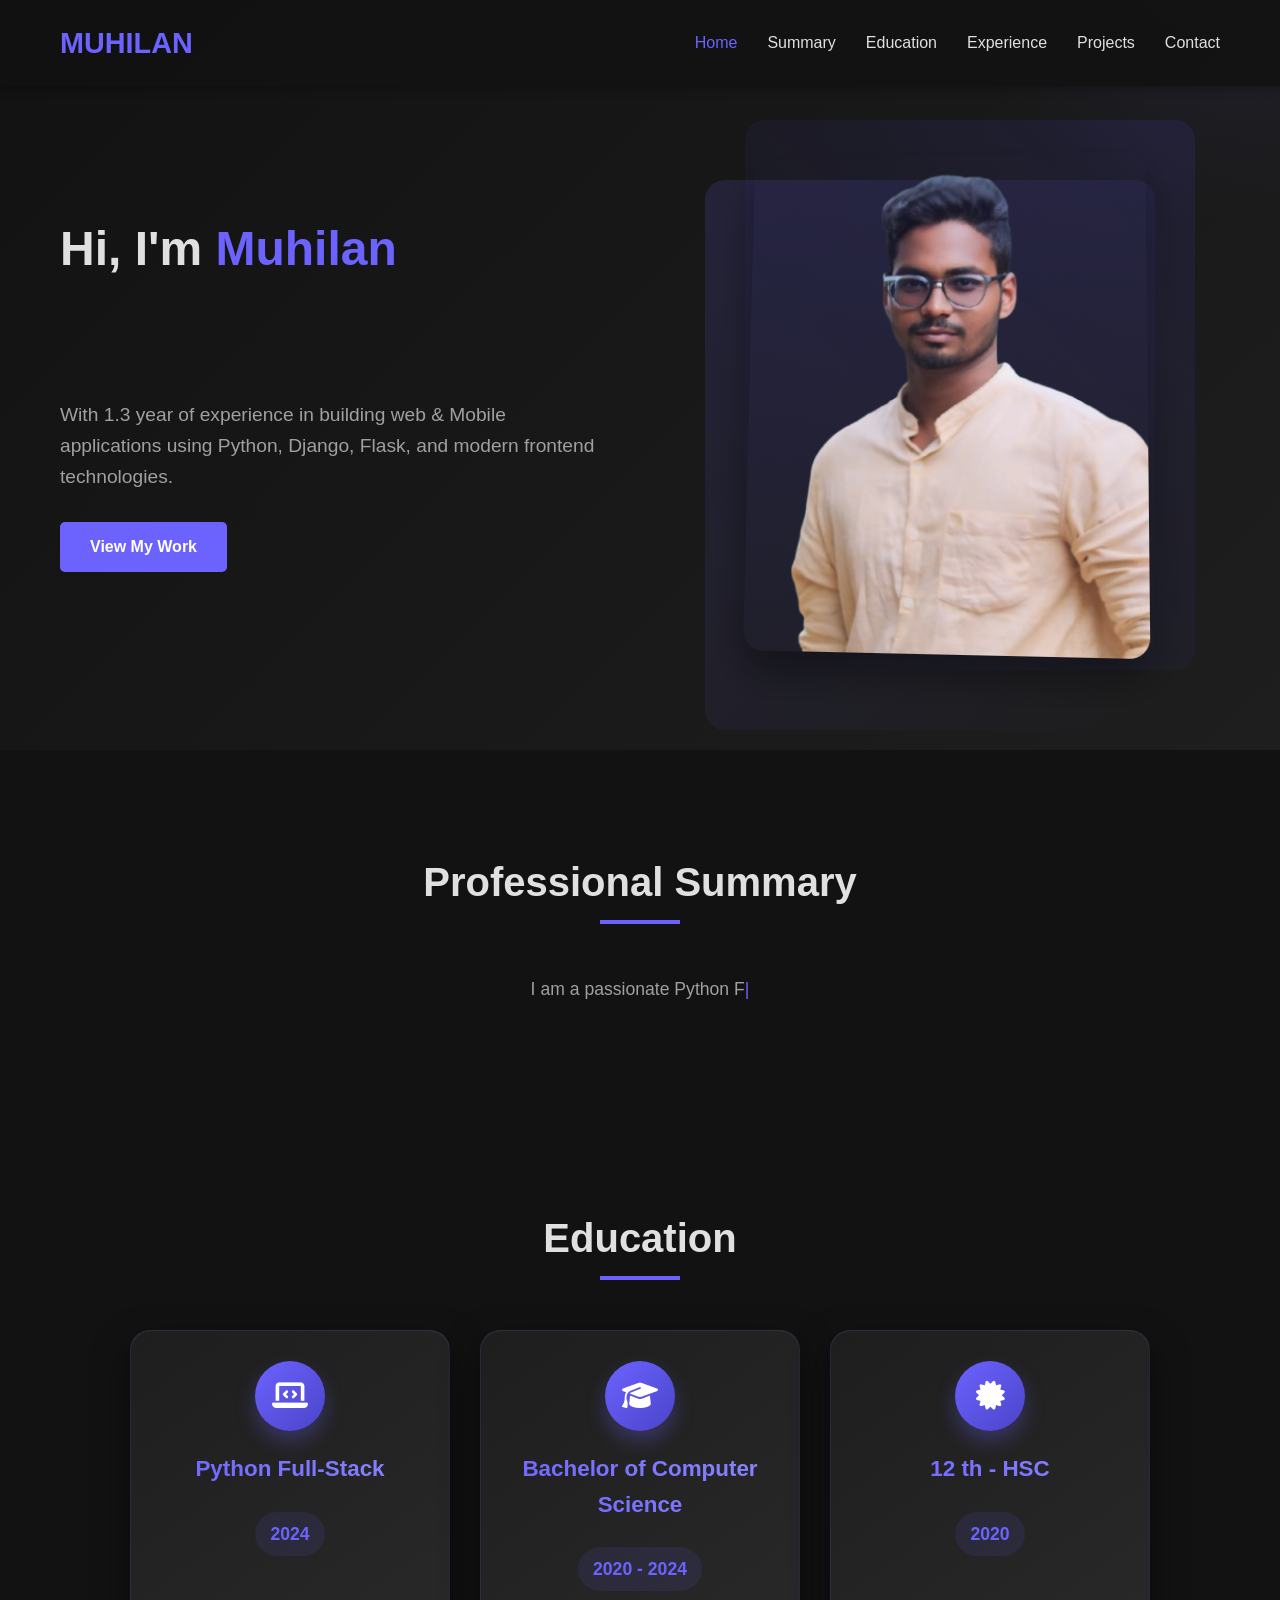
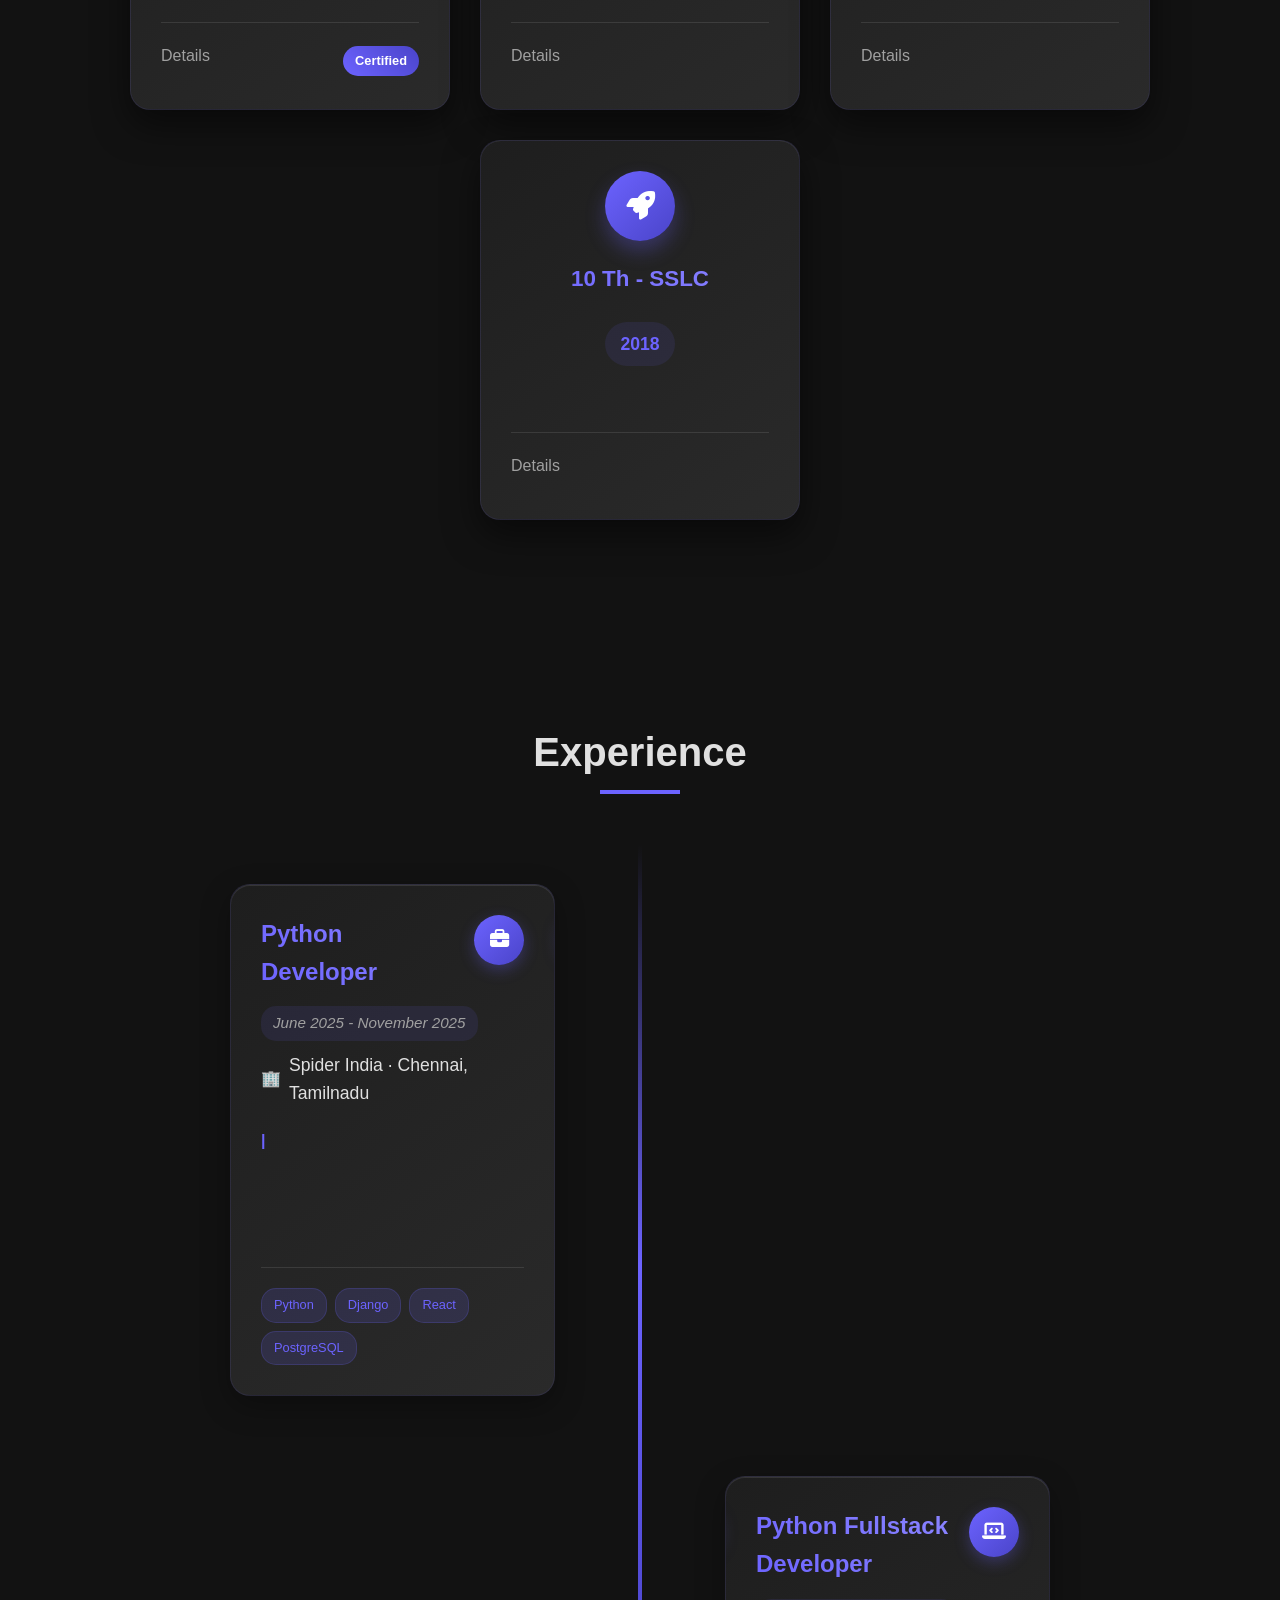
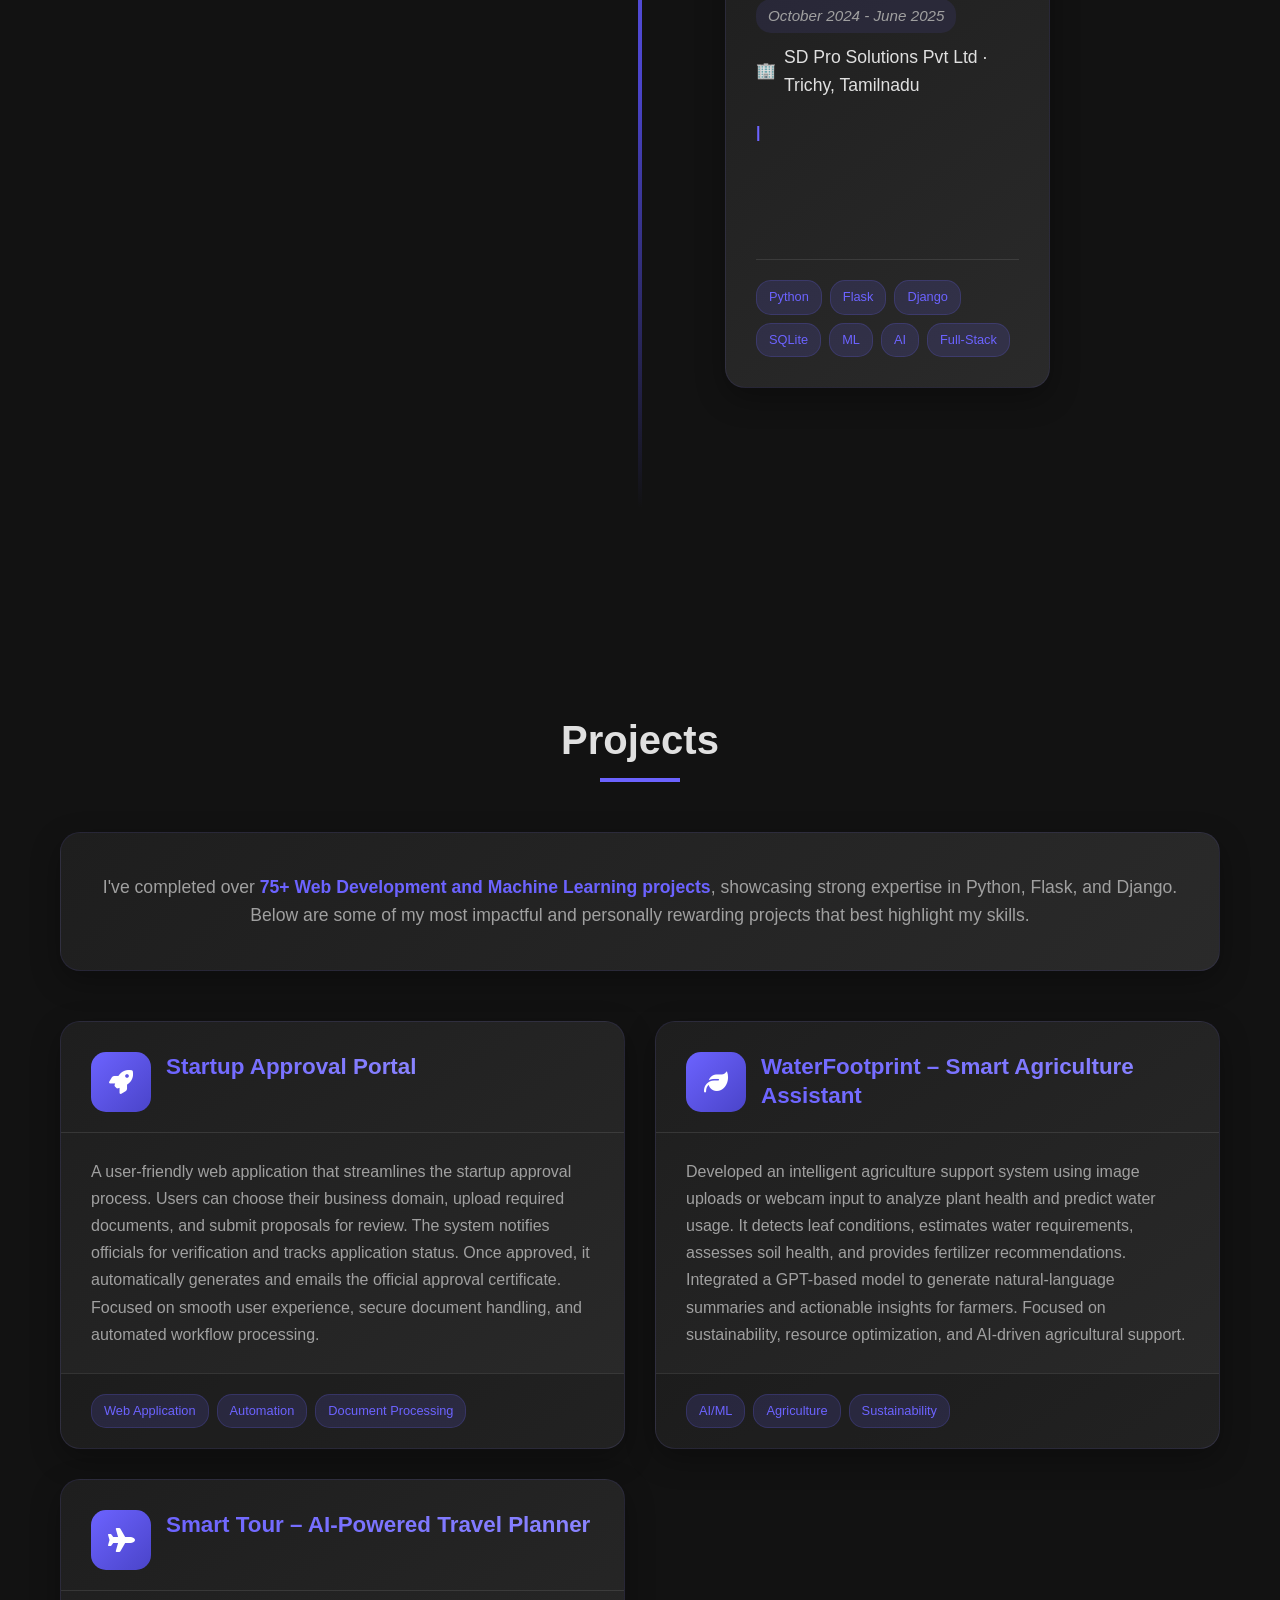
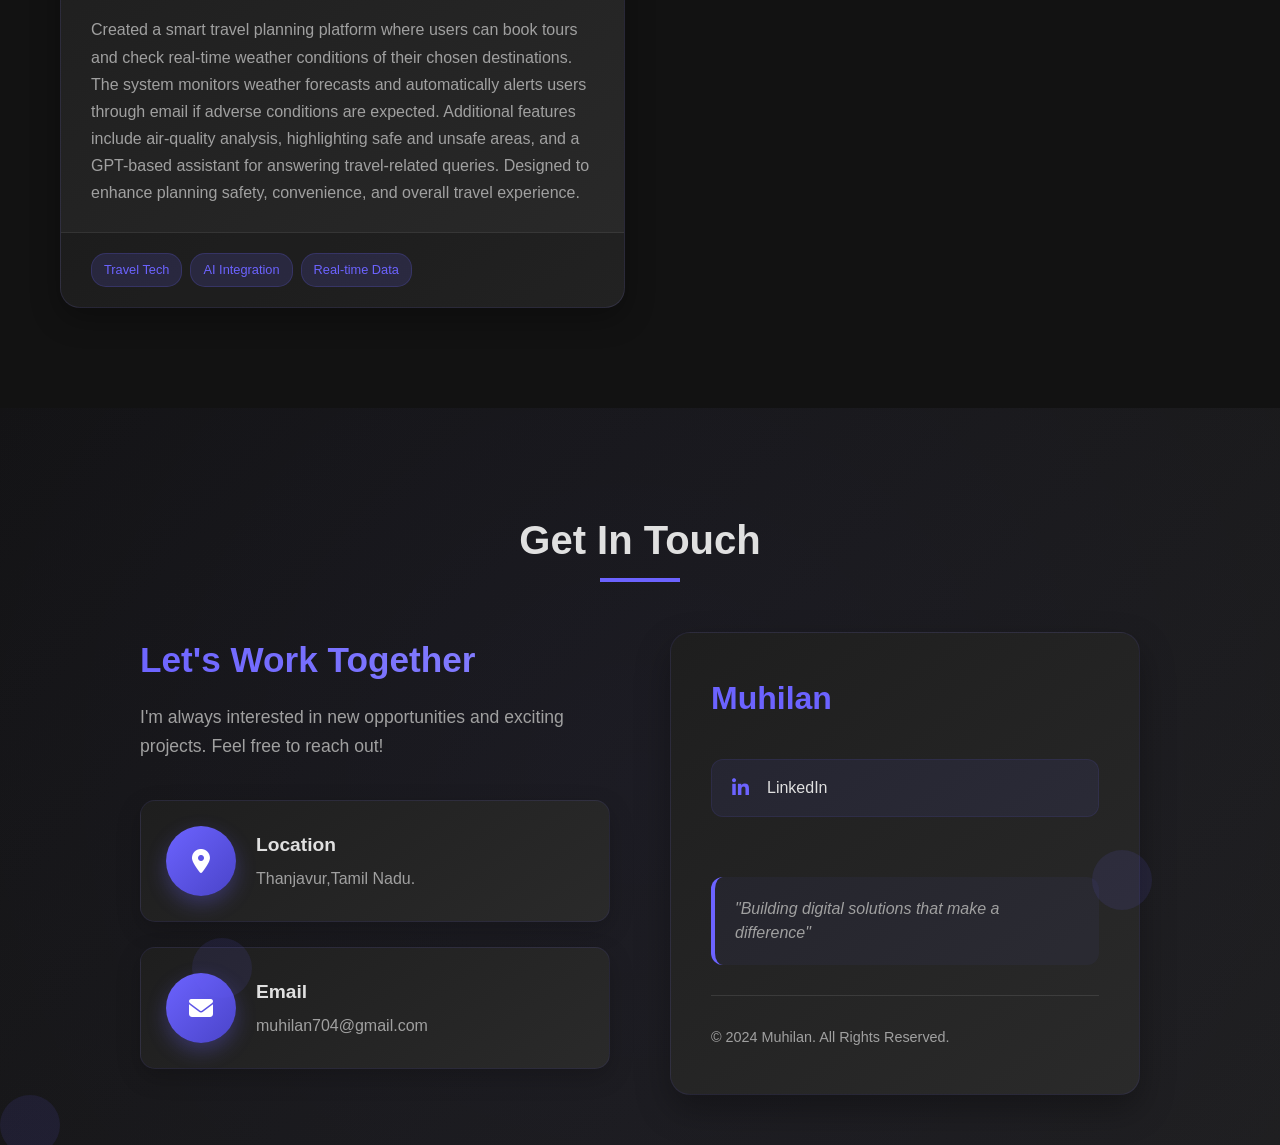
<file: index.html>
<!DOCTYPE html>
<html lang="en">
<head>
    <meta charset="UTF-8">
    <meta name="viewport" content="width=device-width, initial-scale=1.0">
    <title>Muhilan - Python Developer</title>
    <link rel="stylesheet" href="https://cdnjs.cloudflare.com/ajax/libs/font-awesome/6.4.0/css/all.min.css">
    <link rel="stylesheet" href="style.css">
</head>
<body>
    <!-- Header -->
    <header>
        <div class="container">
            <nav>
                <div class="logo">MUHILAN</div>
                <div class="nav-links">
                    <a href="#home">Home</a>
                    <a href="#summary">Summary</a>
                    <a href="#education">Education</a>
                    <a href="#experience">Experience</a>
                    <a href="#projects">Projects</a>
                    <a href="#contact">Contact</a>
                </div>
            </nav>
        </div>
    </header>

    <!-- Hero Section -->
    <section id="home" class="hero">
        <div class="container">
            <div class="hero-wrapper">
                <div class="hero-content">
                    <h1 class="typing-line-1"></h1>
                    <h1 class="typing-line-2"></h1>
                    <p>With 1.3 year of experience in building web & Mobile applications using Python, Django, Flask, and modern frontend technologies.</p>
                    <a href="#projects" class="btn">View My Work</a>
                </div>
              <div class="hero-image">
                    <div class="image-container">
                        <img src="img/pic.png" alt="Muhilan" class="profile-img">

                        <div class="image-border"></div>
                        
                    </div>
                </div>
        
            </div>
        </div>
    </section>

   <!-- Summary Section -->
<section id="summary">
    <div class="container">
        <div class="section-title">
            <h2>Professional Summary</h2>
        </div>
        <div class="summary-content">
            <p class="typing-summary" data-text="I am a passionate Python Full-Stack Developer with 1.3 year of professional experience in designing, developing, and deploying web applications. My expertise includes backend development with Django and Flask, frontend development with HTML, CSS, JavaScript & React , and database management with PostgreSQL and SQLite."></p>
            <p class="typing-summary" data-text="I enjoy solving complex problems and creating efficient, scalable solutions. I'm constantly learning new technologies and improving my skills to stay up-to-date with industry trends."></p>
        </div>
    </div>
</section>

<!-- Education Section -->
<section id="education">
    <div class="container">
        <div class="section-title">
            <h2>Education</h2>
        </div>



        <div class="education-container">

            <div class="education-card">
                <div class="card-front">
                    <div class="card-icon">
                        <i class="fas fa-laptop-code"></i>
                    </div>
                    <h3>Python Full-Stack</h3>
                    <p class="year">2024</p>
                    <div class="card-footer">
                        <p>Details</p>
                        <span class="cert-badge">Certified</span>
                    </div>
                </div>
                <div class="card-back">
                    <h4>SoftLogic Academy</h4>
                    <ul>
                        <li>Django Frameworks</li>
                        <li>HTML,CSS & JS Frontend</li>
                        <li>MYSQL</li>
                    </ul>
                    <div class="skills">
                        <span class="skill-tag">Python</span>
                        <span class="skill-tag">Django</span>
                        <span class="skill-tag">FrontEnd</span></span>
                    </div>
                </div>
            </div>


            <div class="education-card">
                <div class="card-front">
                    <div class="card-icon">
                        <i class="fas fa-graduation-cap"></i>
                    </div>
                    <h3>Bachelor of Computer Science</h3>
                    <p class="year">2020 - 2024</p>
                    <div class="card-footer">
                        <p>Details</p>
                        
                    </div>
                </div>
                <div class="card-back">
                    <h4> KINGS COLLEGE OF ENGINEERING </h4>
                    <ul>
                        <li>B.E.Computer Science And Engineering</li>
                    </ul>
                    <div class="skills">
                        <span class="skill-tag">CGPA : 8.36 </span>
                        
                    </div>
                </div>
            </div>
            
            <div class="education-card">
                <div class="card-front">
                    <div class="card-icon">
                        <i class="fas fa-certificate"></i>
                    </div>
                    <h3>12 th - HSC</h3>
                    <p class="year">2020</p>
                    <div class="card-footer">
                        <p>Details</p>
                       
                    </div>
                </div>
                <div class="card-back">
                    <h4>LITTLE ROSE MATRICULATION HIGHER SECONDARY SCHOOL </h4>
                    <ul>
                        <li>Department - Computer Science </li>
                        <li>HSC</li>
                        
                    </ul>
                    <div class="skills">
                        <span class="skill-tag">Score - 69 %</span>
                    </div>
                </div>
            </div>
            <div class="education-card">
                <div class="card-front">
                    <div class="card-icon">
                        <i class="fas fa-rocket"></i>
                    </div>
                    <h3>10 Th - SSLC</h3>
                    <p class="year">2018</p>
                    <div class="card-footer">
                        <p>Details</p>
                    </div>
                </div>
                <div class="card-back">
                    <h4>LITTLE ROSE MATRICULATION HIGHER SECONDARY SCHOOL </h4>
                    <ul>
                        <li>Primary Education</li>
                        <li>SSLC</li>
                    </ul>
                    <div class="skills">
                        <span class="skill-tag">Score - 74 %</span>
                       
                    </div>
                </div>
            </div>
        </div>
    </div>
</section>

<!-- Experience Section -->
<section id="experience">
    <div class="container">
        <div class="section-title">
            <h2>Experience</h2>
        </div>
        <div class="experience-timeline">
            <div class="timeline-item">
                <div class="timeline-content">
                    <div class="timeline-header">
                        <h3>Python Developer</h3>
                        <div class="timeline-badge">
                            <i class="fas fa-briefcase"></i>
                        </div>
                    </div>
                    <p class="duration">June 2025 - November 2025</p>
                    <p class="company">Spider India · Chennai, Tamilnadu</p>
                    <div class="timeline-description">
                        <p class="typing-text" data-text="As a Full-Stack Python Developer, I have experience in developing various web-based applications with Django frameworks with both frontend and backend development. Most of my activities include creating light, fast, and secure applications with Python, implementing user Frontend React And database handling using Postgres."></p>
                    </div>
                    <div class="tech-stack">
                        <span class="tech-tag">Python</span>
                        <span class="tech-tag">Django</span>
                        <span class="tech-tag">React</span>
                        <span class="tech-tag">PostgreSQL</span>
                    </div>
                </div>
            </div>
            <div class="timeline-item">
                <div class="timeline-content">
                    <div class="timeline-header">
                        <h3>Python Fullstack Developer</h3>
                        <div class="timeline-badge">
                            <i class="fas fa-laptop-code"></i>
                        </div>
                    </div>
                    <p class="duration">October 2024 - June 2025</p>
                    <p class="company">SD Pro Solutions Pvt Ltd · Trichy, Tamilnadu</p>
                    <div class="timeline-description">
                        <p class="typing-text" data-text="As a Full-Stack Python Developer, I have experience in developing various web-based applications with Flask and Django frameworks with both frontend and backend development. Comfortable with working throughout the entire development cycle — from coding and planning to testing and deployment. I prefer to work independently as well as in a team, and I'm always interested in writing maintainable code that satisfies actual requirements and scales appropriately."></p>
                    </div>
                    <div class="tech-stack">
                        <span class="tech-tag">Python</span>
                        <span class="tech-tag">Flask</span>
                        <span class="tech-tag">Django</span>
                        <span class="tech-tag">SQLite</span>
                        <span class="tech-tag">ML</span>
                        <span class="tech-tag">AI</span>
                        <span class="tech-tag">Full-Stack</span>
                    </div>
                </div>
            </div>
        </div>
    </div>
</section>


<!-- Projects Section -->
<section id="projects">
    <div class="container">
        <div class="section-title">
            <h2>Projects</h2>
        </div>

        <!-- Hands-on Expertise Section (Full Width) -->
        <div class="expertise-section">
            <div class="expertise-content">
                
                <p class="expertise-stats">
                    I've completed over <strong>75+ Web Development and Machine Learning projects</strong>,
                    showcasing strong expertise in Python, Flask, and Django. Below are some of my most 
                    impactful and personally rewarding projects that best highlight my skills.
                </p>
            </div>
        </div>

        <!-- Projects Grid -->
        <div class="projects-grid">
            <!-- Startup Approval Portal -->
            <div class="project-card">
                <div class="project-header">
                    <div class="project-icon">
                        <i class="fas fa-rocket"></i>
                    </div>
                    <h3>Startup Approval Portal</h3>
                </div>
                <div class="project-content">
                    <p>
                        A user-friendly web application that streamlines the startup approval process. Users can choose their business domain,
                        upload required documents, and submit proposals for review. The system notifies officials for verification and tracks
                        application status. Once approved, it automatically generates and emails the official approval certificate. Focused on
                        smooth user experience, secure document handling, and automated workflow processing.
                    </p>
                </div>
                <div class="project-footer">
                    <div class="project-tags">
                        <span class="project-tag">Web Application</span>
                        <span class="project-tag">Automation</span>
                        <span class="project-tag">Document Processing</span>
                    </div>
                </div>
            </div>

            <!-- WaterFootprint – Smart Agriculture Assistant -->
            <div class="project-card">
                <div class="project-header">
                    <div class="project-icon">
                        <i class="fas fa-leaf"></i>
                    </div>
                    <h3>WaterFootprint – Smart Agriculture Assistant</h3>
                </div>
                <div class="project-content">
                    <p>
                        Developed an intelligent agriculture support system using image uploads or webcam input to analyze plant health and
                        predict water usage. It detects leaf conditions, estimates water requirements, assesses soil health, and provides
                        fertilizer recommendations. Integrated a GPT-based model to generate natural-language summaries and actionable insights
                        for farmers. Focused on sustainability, resource optimization, and AI-driven agricultural support.
                    </p>
                </div>
                <div class="project-footer">
                    <div class="project-tags">
                        <span class="project-tag">AI/ML</span>
                        <span class="project-tag">Agriculture</span>
                        <span class="project-tag">Sustainability</span>
                    </div>
                </div>
            </div>

            <!-- Smart Tour – AI-Powered Travel Planner -->
            <div class="project-card">
                <div class="project-header">
                    <div class="project-icon">
                        <i class="fas fa-plane"></i>
                    </div>
                    <h3>Smart Tour – AI-Powered Travel Planner</h3>
                </div>
                <div class="project-content">
                    <p>
                        Created a smart travel planning platform where users can book tours and check real-time weather conditions of their
                        chosen destinations. The system monitors weather forecasts and automatically alerts users through email if adverse
                        conditions are expected. Additional features include air-quality analysis, highlighting safe and unsafe areas, and a
                        GPT-based assistant for answering travel-related queries. Designed to enhance planning safety, convenience, and overall
                        travel experience.
                    </p>
                </div>
                <div class="project-footer">
                    <div class="project-tags">
                        <span class="project-tag">Travel Tech</span>
                        <span class="project-tag">AI Integration</span>
                        <span class="project-tag">Real-time Data</span>
                    </div>
                </div>
            </div>
        </div>
    </div>
</section>


    <!-- Contact & Footer Combined Section -->
<section id="contact">
    <div class="container">
        <div class="section-title">
            <h2>Get In Touch</h2>
        </div>
        <div class="contact-footer-wrapper">
            <!-- Left Side - Contact Info -->
            <div class="contact-side">
                <div class="contact-header">
                    <h3>Let's Work Together</h3>
                    <p>I'm always interested in new opportunities and exciting projects. Feel free to reach out!</p>
                </div>
                
                <div class="contact-info">
                    <div class="contact-item">
                        <div class="contact-icon">
                            <i class="fas fa-map-marker-alt"></i>
                        </div>
                        <div class="contact-details">
                            <h4>Location</h4>
                            <p>Thanjavur,Tamil Nadu.</p>
                        </div>
                    </div>
                    <div class="contact-item">
                        <div class="contact-icon">
                            <i class="fas fa-envelope"></i>
                        </div>
                        <div class="contact-details">
                            <h4>Email</h4>
                            <p>muhilan704@gmail.com</p>
                        </div>
                    </div>
                    
                </div>
            </div>

            <!-- Right Side - Footer Content -->
            <div class="footer-side">
                <div class="footer-content">
                    <div class="footer-brand">
                        <h3>Muhilan</h3>
                    </div>
                    
                    <div class="social-links">
                        <a href="https://www.linkedin.com/in/muhilan-elangovan-1a206a245/" class="social-link">
                            <i class="fab fa-linkedin-in"></i>
                            <span>LinkedIn</span>
                        </a>
                    </div>

                    <div class="footer-quote">
                        <p>"Building digital solutions that make a difference"</p>
                    </div>

                    <div class="footer-bottom">
                        <p class="copyright">© 2024 Muhilan. All Rights Reserved.</p>
                    </div>
                </div>
            </div>
        </div>
    </div>
</section>

    <script src="script.js"></script>
</body>
</html>
</file>
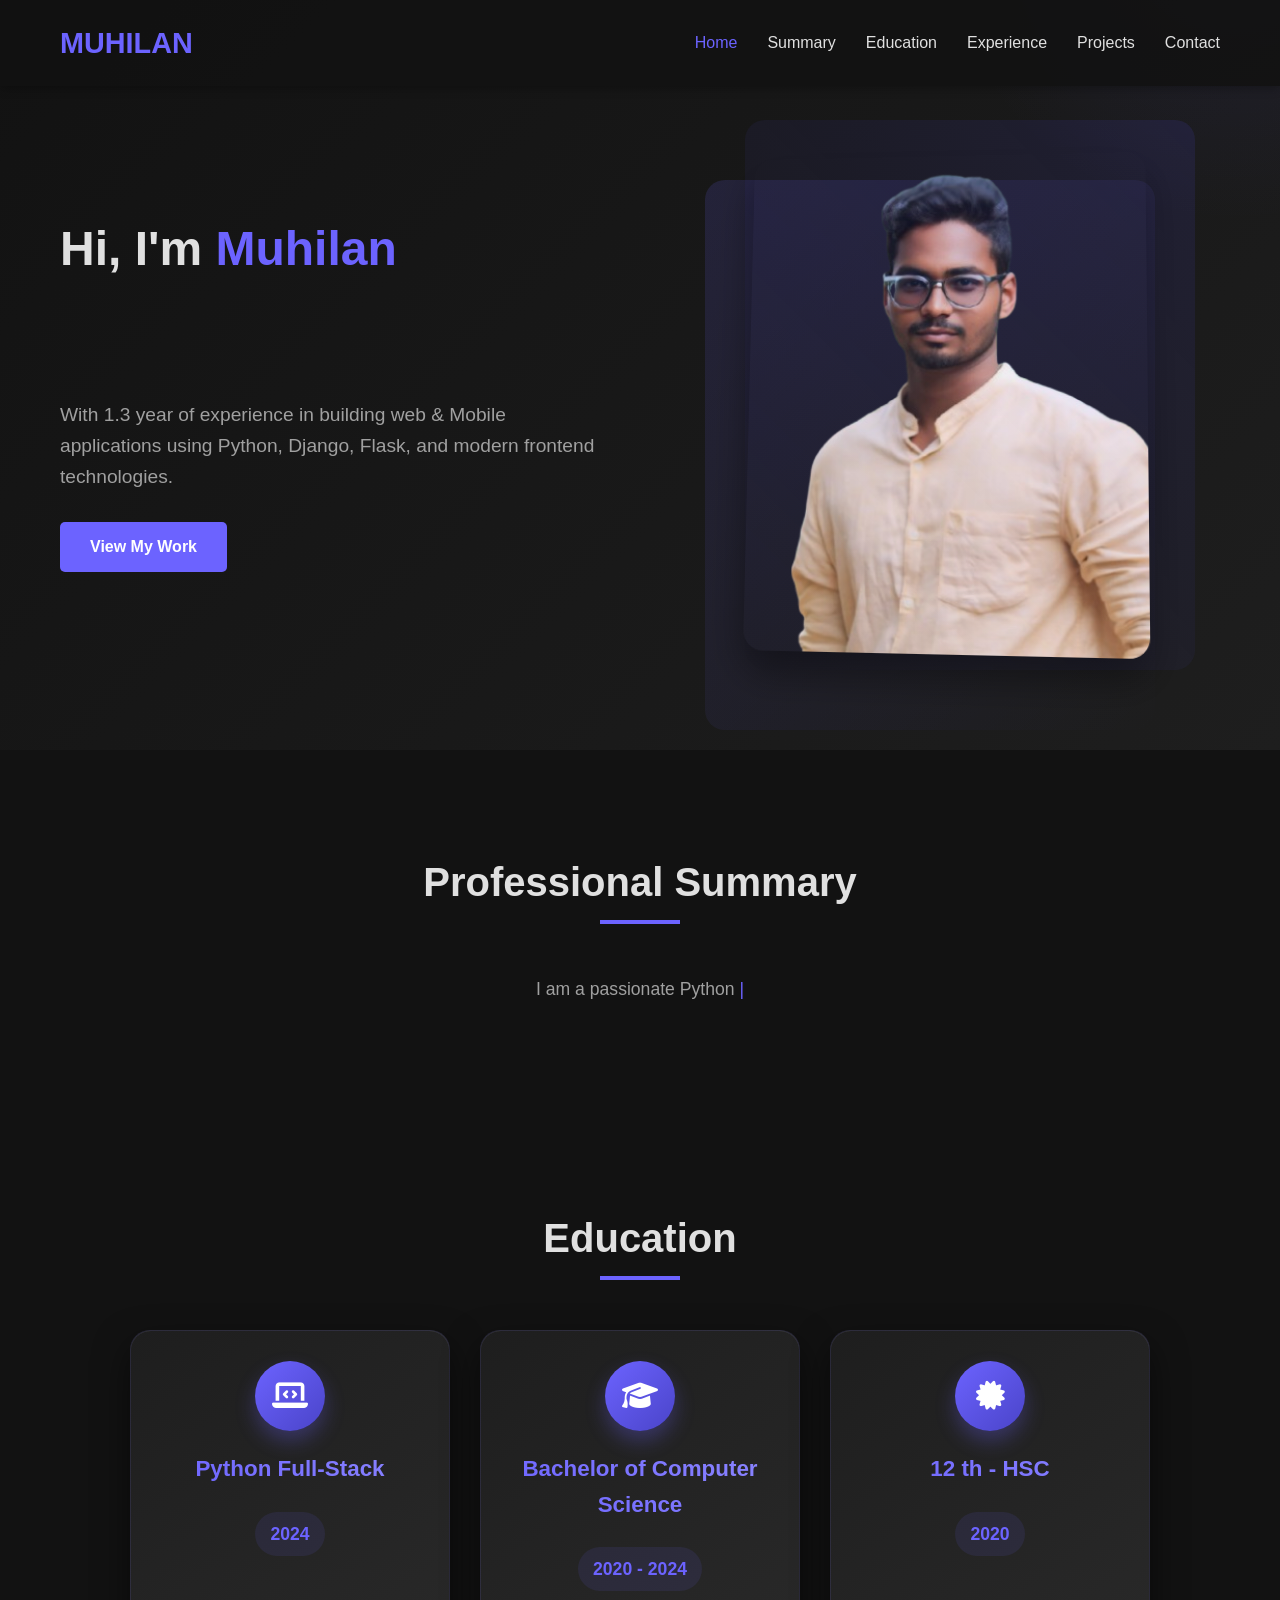
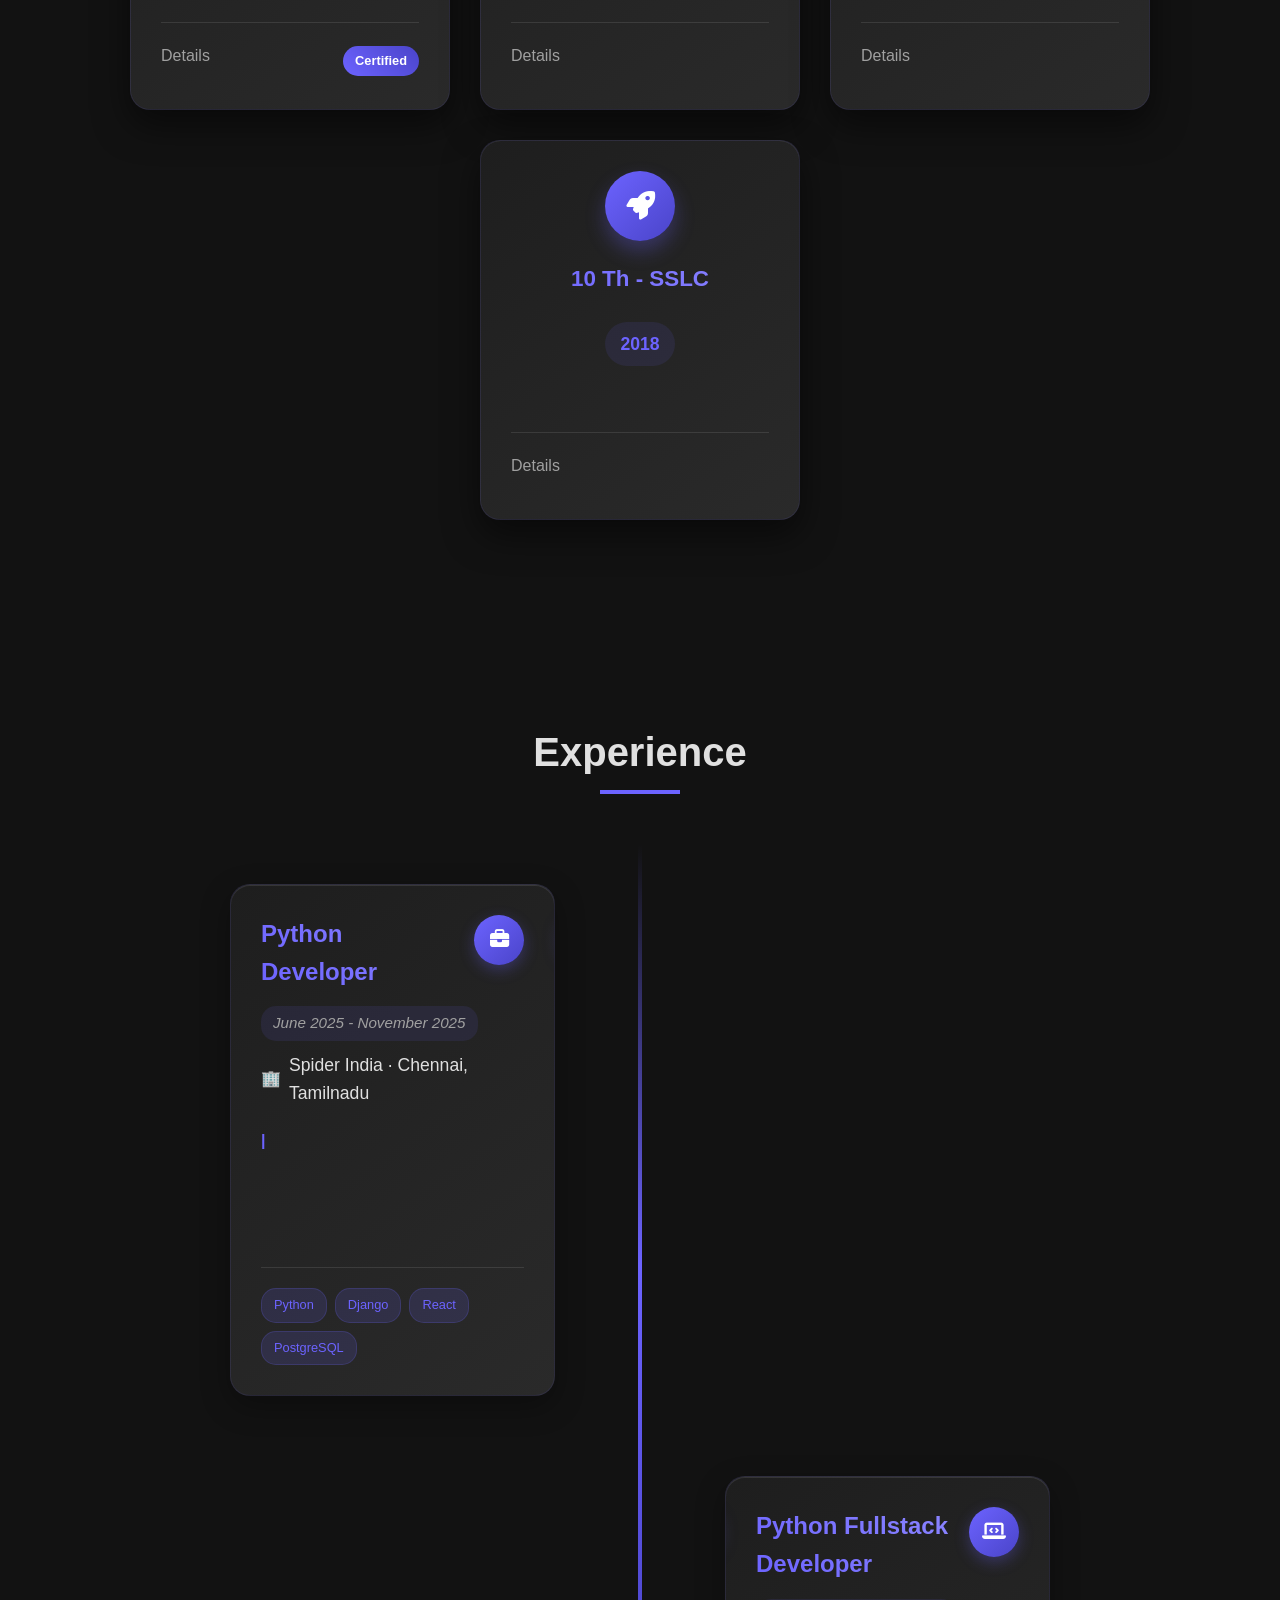
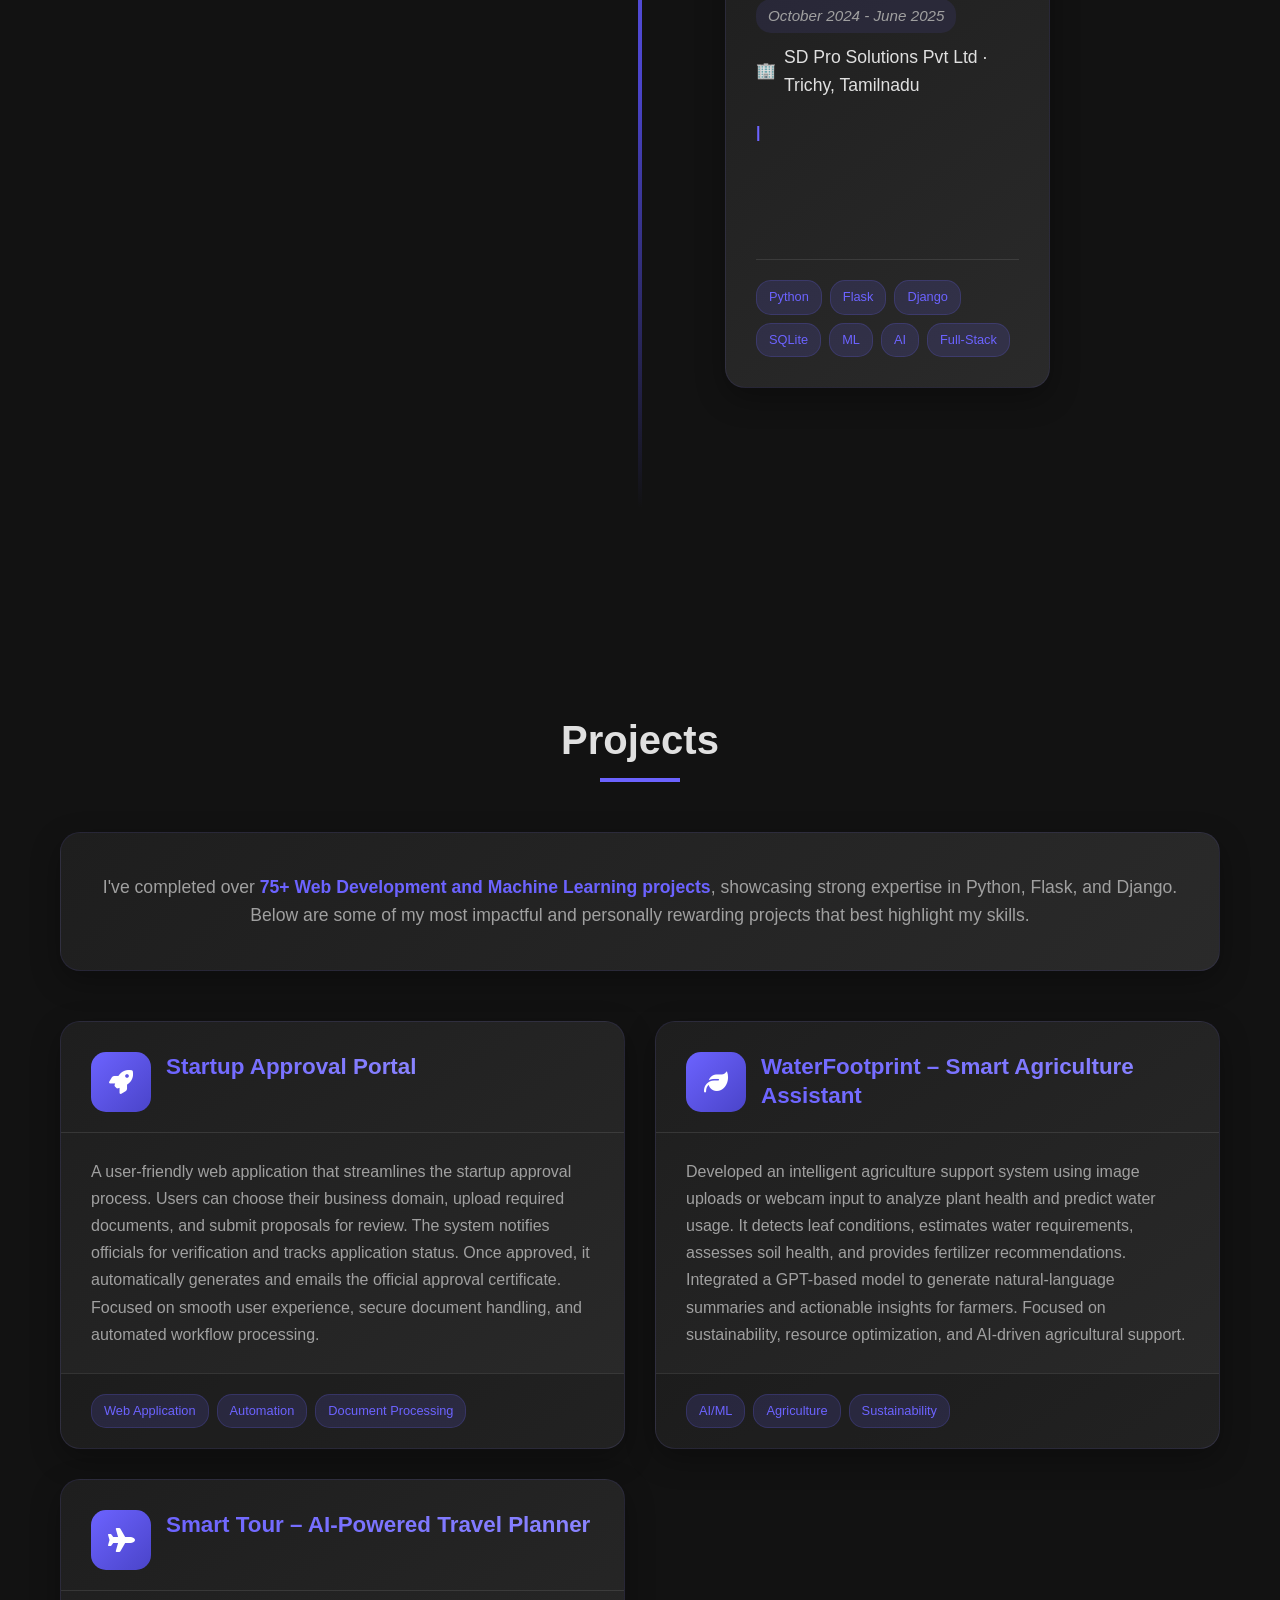
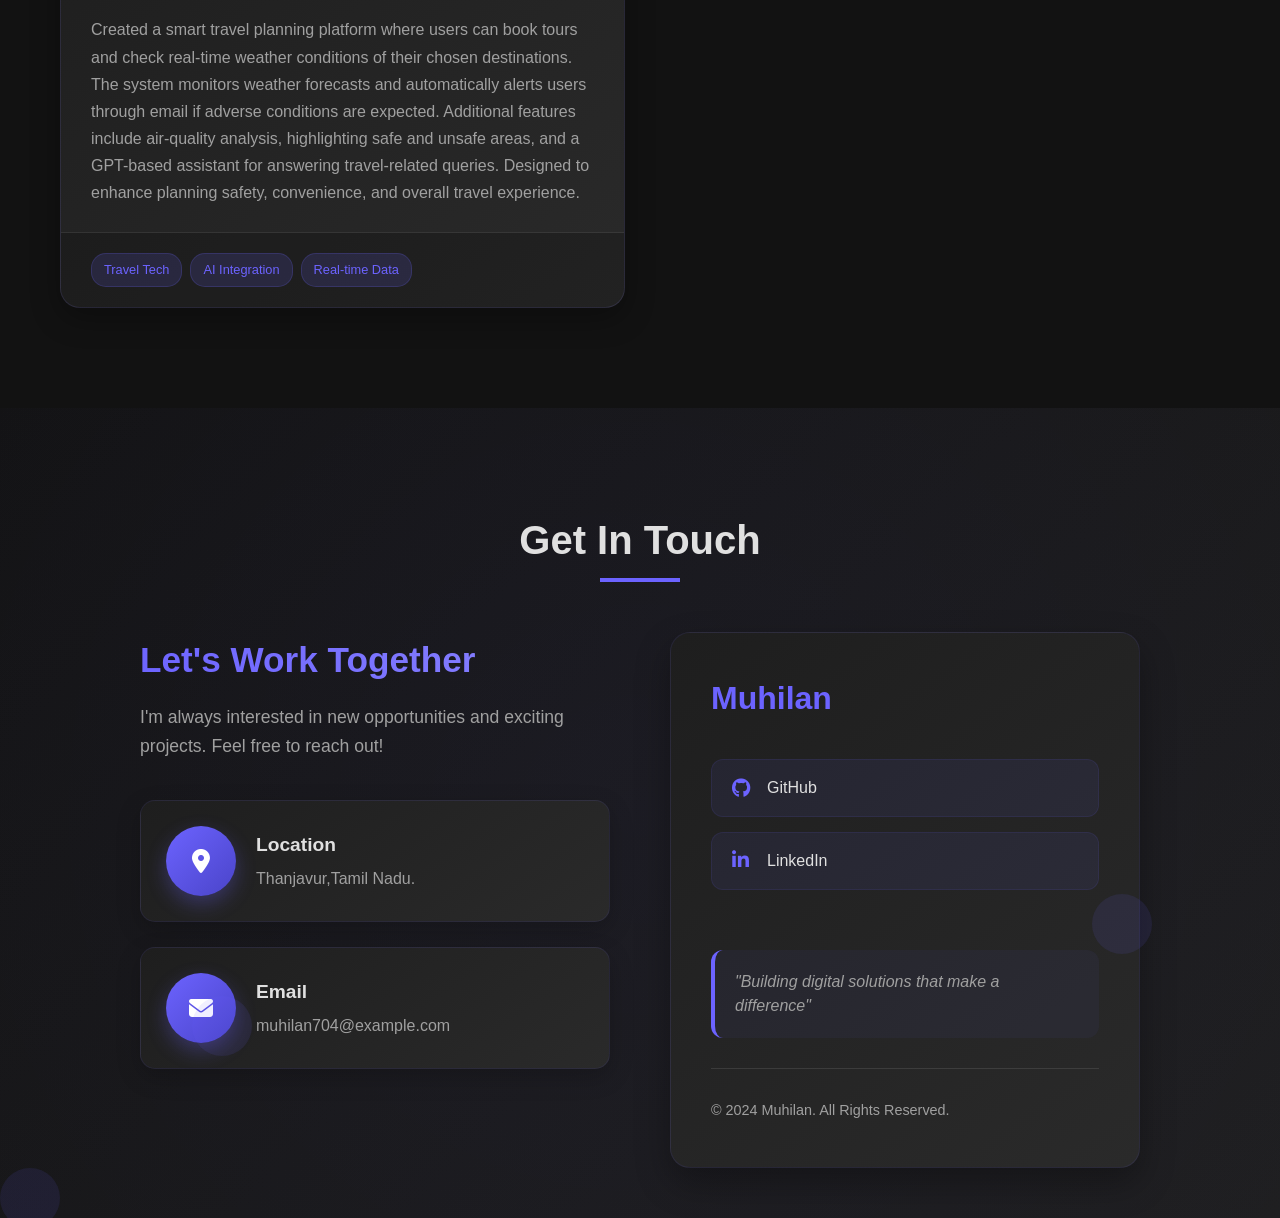
<file: profile.html>
<!DOCTYPE html>
<html lang="en">
<head>
    <meta charset="UTF-8">
    <meta name="viewport" content="width=device-width, initial-scale=1.0">
    <title>Muhilan - Python Full-Stack Developer</title>
    <link rel="stylesheet" href="https://cdnjs.cloudflare.com/ajax/libs/font-awesome/6.4.0/css/all.min.css">
    <link rel="stylesheet" href="style.css">
</head>
<body>
    <!-- Header -->
    <header>
        <div class="container">
            <nav>
                <div class="logo">MUHILAN</div>
                <div class="nav-links">
                    <a href="#home">Home</a>
                    <a href="#summary">Summary</a>
                    <a href="#education">Education</a>
                    <a href="#experience">Experience</a>
                    <a href="#projects">Projects</a>
                    <a href="#contact">Contact</a>
                </div>
            </nav>
        </div>
    </header>

    <!-- Hero Section -->
    <section id="home" class="hero">
        <div class="container">
            <div class="hero-wrapper">
                <div class="hero-content">
                    <h1 class="typing-line-1"></h1>
                    <h1 class="typing-line-2"></h1>
                    <p>With 1.3 year of experience in building web & Mobile applications using Python, Django, Flask, and modern frontend technologies.</p>
                    <a href="#projects" class="btn">View My Work</a>
                </div>
                <div class="hero-image">
                    <div class="image-container">
                        <img src="img/pic.png" alt="Muhilan" class="profile-img">

                        <div class="image-border"></div>
                        
                    </div>
                </div>
            </div>
        </div>
    </section>

   <!-- Summary Section -->
<section id="summary">
    <div class="container">
        <div class="section-title">
            <h2>Professional Summary</h2>
        </div>
        <div class="summary-content">
            <p class="typing-summary" data-text="I am a passionate Python Full-Stack Developer with 1.3 year of professional experience in designing, developing, and deploying web applications. My expertise includes backend development with Django and Flask, frontend development with HTML, CSS, JavaScript & React , and database management with PostgreSQL and SQLite."></p>
            <p class="typing-summary" data-text="I enjoy solving complex problems and creating efficient, scalable solutions. I'm constantly learning new technologies and improving my skills to stay up-to-date with industry trends."></p>
        </div>
    </div>
</section>

<!-- Education Section -->
<section id="education">
    <div class="container">
        <div class="section-title">
            <h2>Education</h2>
        </div>



        <div class="education-container">

            <div class="education-card">
                <div class="card-front">
                    <div class="card-icon">
                        <i class="fas fa-laptop-code"></i>
                    </div>
                    <h3>Python Full-Stack</h3>
                    <p class="year">2024</p>
                    <div class="card-footer">
                        <p>Details</p>
                        <span class="cert-badge">Certified</span>
                    </div>
                </div>
                <div class="card-back">
                    <h4>SoftLogic Academy</h4>
                    <ul>
                        <li>Django Frameworks</li>
                        <li>HTML,CSS & JS Frontend</li>
                        <li>MYSQL</li>
                    </ul>
                    <div class="skills">
                        <span class="skill-tag">Python</span>
                        <span class="skill-tag">Django</span>
                        <span class="skill-tag">FrontEnd</span></span>
                    </div>
                </div>
            </div>


            <div class="education-card">
                <div class="card-front">
                    <div class="card-icon">
                        <i class="fas fa-graduation-cap"></i>
                    </div>
                    <h3>Bachelor of Computer Science</h3>
                    <p class="year">2020 - 2024</p>
                    <div class="card-footer">
                        <p>Details</p>
                        
                    </div>
                </div>
                <div class="card-back">
                    <h4> KINGS COLLEGE OF ENGINEERING </h4>
                    <ul>
                        <li>B.E.Computer Science And Engineering</li>
                    </ul>
                    <div class="skills">
                        <span class="skill-tag">CGPA : 8.36 </span>
                        
                    </div>
                </div>
            </div>
            
            <div class="education-card">
                <div class="card-front">
                    <div class="card-icon">
                        <i class="fas fa-certificate"></i>
                    </div>
                    <h3>12 th - HSC</h3>
                    <p class="year">2020</p>
                    <div class="card-footer">
                        <p>Details</p>
                       
                    </div>
                </div>
                <div class="card-back">
                    <h4>LITTLE ROSE MATRICULATION HIGHER SECONDARY SCHOOL </h4>
                    <ul>
                        <li>Department - Computer Science </li>
                        <li>HSC</li>
                        
                    </ul>
                    <div class="skills">
                        <span class="skill-tag">Score - 69 %</span>
                    </div>
                </div>
            </div>
            <div class="education-card">
                <div class="card-front">
                    <div class="card-icon">
                        <i class="fas fa-rocket"></i>
                    </div>
                    <h3>10 Th - SSLC</h3>
                    <p class="year">2018</p>
                    <div class="card-footer">
                        <p>Details</p>
                    </div>
                </div>
                <div class="card-back">
                    <h4>LITTLE ROSE MATRICULATION HIGHER SECONDARY SCHOOL </h4>
                    <ul>
                        <li>Primary Education</li>
                        <li>SSLC</li>
                    </ul>
                    <div class="skills">
                        <span class="skill-tag">Score - 74 %</span>
                       
                    </div>
                </div>
            </div>
        </div>
    </div>
</section>

<!-- Experience Section -->
<section id="experience">
    <div class="container">
        <div class="section-title">
            <h2>Experience</h2>
        </div>
        <div class="experience-timeline">
            <div class="timeline-item">
                <div class="timeline-content">
                    <div class="timeline-header">
                        <h3>Python Developer</h3>
                        <div class="timeline-badge">
                            <i class="fas fa-briefcase"></i>
                        </div>
                    </div>
                    <p class="duration">June 2025 - November 2025</p>
                    <p class="company">Spider India · Chennai, Tamilnadu</p>
                    <div class="timeline-description">
                        <p class="typing-text" data-text="As a Full-Stack Python Developer, I have experience in developing various web-based applications with Django frameworks with both frontend and backend development. Most of my activities include creating light, fast, and secure applications with Python, implementing user Frontend React And database handling using Postgres."></p>
                    </div>
                    <div class="tech-stack">
                        <span class="tech-tag">Python</span>
                        <span class="tech-tag">Django</span>
                        <span class="tech-tag">React</span>
                        <span class="tech-tag">PostgreSQL</span>
                    </div>
                </div>
            </div>
            <div class="timeline-item">
                <div class="timeline-content">
                    <div class="timeline-header">
                        <h3>Python Fullstack Developer</h3>
                        <div class="timeline-badge">
                            <i class="fas fa-laptop-code"></i>
                        </div>
                    </div>
                    <p class="duration">October 2024 - June 2025</p>
                    <p class="company">SD Pro Solutions Pvt Ltd · Trichy, Tamilnadu</p>
                    <div class="timeline-description">
                        <p class="typing-text" data-text="As a Full-Stack Python Developer, I have experience in developing various web-based applications with Flask and Django frameworks with both frontend and backend development. Comfortable with working throughout the entire development cycle — from coding and planning to testing and deployment. I prefer to work independently as well as in a team, and I'm always interested in writing maintainable code that satisfies actual requirements and scales appropriately."></p>
                    </div>
                    <div class="tech-stack">
                        <span class="tech-tag">Python</span>
                        <span class="tech-tag">Flask</span>
                        <span class="tech-tag">Django</span>
                        <span class="tech-tag">SQLite</span>
                        <span class="tech-tag">ML</span>
                        <span class="tech-tag">AI</span>
                        <span class="tech-tag">Full-Stack</span>
                    </div>
                </div>
            </div>
        </div>
    </div>
</section>


<!-- Projects Section -->
<section id="projects">
    <div class="container">
        <div class="section-title">
            <h2>Projects</h2>
        </div>

        <!-- Hands-on Expertise Section (Full Width) -->
        <div class="expertise-section">
            <div class="expertise-content">
                
                <p class="expertise-stats">
                    I've completed over <strong>75+ Web Development and Machine Learning projects</strong>,
                    showcasing strong expertise in Python, Flask, and Django. Below are some of my most 
                    impactful and personally rewarding projects that best highlight my skills.
                </p>
            </div>
        </div>

        <!-- Projects Grid -->
        <div class="projects-grid">
            <!-- Startup Approval Portal -->
            <div class="project-card">
                <div class="project-header">
                    <div class="project-icon">
                        <i class="fas fa-rocket"></i>
                    </div>
                    <h3>Startup Approval Portal</h3>
                </div>
                <div class="project-content">
                    <p>
                        A user-friendly web application that streamlines the startup approval process. Users can choose their business domain,
                        upload required documents, and submit proposals for review. The system notifies officials for verification and tracks
                        application status. Once approved, it automatically generates and emails the official approval certificate. Focused on
                        smooth user experience, secure document handling, and automated workflow processing.
                    </p>
                </div>
                <div class="project-footer">
                    <div class="project-tags">
                        <span class="project-tag">Web Application</span>
                        <span class="project-tag">Automation</span>
                        <span class="project-tag">Document Processing</span>
                    </div>
                </div>
            </div>

            <!-- WaterFootprint – Smart Agriculture Assistant -->
            <div class="project-card">
                <div class="project-header">
                    <div class="project-icon">
                        <i class="fas fa-leaf"></i>
                    </div>
                    <h3>WaterFootprint – Smart Agriculture Assistant</h3>
                </div>
                <div class="project-content">
                    <p>
                        Developed an intelligent agriculture support system using image uploads or webcam input to analyze plant health and
                        predict water usage. It detects leaf conditions, estimates water requirements, assesses soil health, and provides
                        fertilizer recommendations. Integrated a GPT-based model to generate natural-language summaries and actionable insights
                        for farmers. Focused on sustainability, resource optimization, and AI-driven agricultural support.
                    </p>
                </div>
                <div class="project-footer">
                    <div class="project-tags">
                        <span class="project-tag">AI/ML</span>
                        <span class="project-tag">Agriculture</span>
                        <span class="project-tag">Sustainability</span>
                    </div>
                </div>
            </div>

            <!-- Smart Tour – AI-Powered Travel Planner -->
            <div class="project-card">
                <div class="project-header">
                    <div class="project-icon">
                        <i class="fas fa-plane"></i>
                    </div>
                    <h3>Smart Tour – AI-Powered Travel Planner</h3>
                </div>
                <div class="project-content">
                    <p>
                        Created a smart travel planning platform where users can book tours and check real-time weather conditions of their
                        chosen destinations. The system monitors weather forecasts and automatically alerts users through email if adverse
                        conditions are expected. Additional features include air-quality analysis, highlighting safe and unsafe areas, and a
                        GPT-based assistant for answering travel-related queries. Designed to enhance planning safety, convenience, and overall
                        travel experience.
                    </p>
                </div>
                <div class="project-footer">
                    <div class="project-tags">
                        <span class="project-tag">Travel Tech</span>
                        <span class="project-tag">AI Integration</span>
                        <span class="project-tag">Real-time Data</span>
                    </div>
                </div>
            </div>
        </div>
    </div>
</section>


    <!-- Contact & Footer Combined Section -->
<section id="contact">
    <div class="container">
        <div class="section-title">
            <h2>Get In Touch</h2>
        </div>
        <div class="contact-footer-wrapper">
            <!-- Left Side - Contact Info -->
            <div class="contact-side">
                <div class="contact-header">
                    <h3>Let's Work Together</h3>
                    <p>I'm always interested in new opportunities and exciting projects. Feel free to reach out!</p>
                </div>
                
                <div class="contact-info">
                    <div class="contact-item">
                        <div class="contact-icon">
                            <i class="fas fa-map-marker-alt"></i>
                        </div>
                        <div class="contact-details">
                            <h4>Location</h4>
                            <p>Thanjavur,Tamil Nadu.</p>
                        </div>
                    </div>
                    <div class="contact-item">
                        <div class="contact-icon">
                            <i class="fas fa-envelope"></i>
                        </div>
                        <div class="contact-details">
                            <h4>Email</h4>
                            <p>muhilan704@example.com</p>
                        </div>
                    </div>
                    
                </div>
            </div>

            <!-- Right Side - Footer Content -->
            <div class="footer-side">
                <div class="footer-content">
                    <div class="footer-brand">
                        <h3>Muhilan</h3>
                    </div>
                    
                    <div class="social-links">
                        <a href="https://github.com/Muhilan12" class="social-link">
                            <i class="fab fa-github"></i>
                            <span>GitHub</span>
                        </a>
                        <a href="https://www.linkedin.com/in/muhilan-elangovan-1a206a245/" class="social-link">
                            <i class="fab fa-linkedin-in"></i>
                            <span>LinkedIn</span>
                        </a>
                    </div>

                    <div class="footer-quote">
                        <p>"Building digital solutions that make a difference"</p>
                    </div>

                    <div class="footer-bottom">
                        <p class="copyright">© 2024 Muhilan. All Rights Reserved.</p>
                    </div>
                </div>
            </div>
        </div>
    </div>
</section>

    <script src="script.js"></script>
</body>
</html>
</file>
<file: style.css>
/* style.css */
:root {
    --primary: #6c63ff;
    --secondary: #4a44c9;
    --dark: #121212;
    --dark-light: #1e1e1e;
    --text: #e0e0e0;
    --text-light: #a0a0a0;
}

* {
    margin: 0;
    padding: 0;
    box-sizing: border-box;
    font-family: 'Segoe UI', Tahoma, Geneva, Verdana, sans-serif;
}

body {
    background-color: var(--dark);
    color: var(--text);
    line-height: 1.6;
    overflow-x: hidden;
}

.container {
    max-width: 1200px;
    margin: 0 auto;
    padding: 0 20px;
}

/* Header & Navigation */
header {
    background-color: rgba(18, 18, 18, 0.9);
    position: fixed;
    width: 100%;
    z-index: 1000;
    padding: 20px 0;
    box-shadow: 0 2px 10px rgba(0, 0, 0, 0.3);
    transition: all 0.3s ease;
}

nav {
    display: flex;
    justify-content: space-between;
    align-items: center;
}

.logo {
    font-size: 1.8rem;
    font-weight: 700;
    color: var(--primary);
}

.nav-links {
    display: flex;
    gap: 30px;
}

.nav-links a {
    color: var(--text);
    text-decoration: none;
    font-weight: 500;
    transition: color 0.3s;
    position: relative;
}

.nav-links a:hover {
    color: var(--primary);
}

.nav-links a::after {
    content: '';
    position: absolute;
    bottom: -5px;
    left: 0;
    width: 0;
    height: 2px;
    background-color: var(--primary);
    transition: width 0.3s;
}

.nav-links a:hover::after {
    width: 100%;
}

.nav-links a.active {
    color: var(--primary);
}

/* Hero Section */
.hero {
    padding: 150px 0 100px;
    background: linear-gradient(135deg, var(--dark) 0%, var(--dark-light) 100%);
    position: relative;
    overflow: hidden;
}

.hero::before {
    content: '';
    position: absolute;
    top: -50%;
    right: -20%;
    width: 600px;
    height: 600px;
    background: radial-gradient(circle, rgba(108, 99, 255, 0.1) 0%, rgba(108, 99, 255, 0) 70%);
    border-radius: 50%;
    z-index: 0;
}

.hero-wrapper {
    display: flex;
    align-items: center;
    justify-content: space-between;
    gap: 60px;
    position: relative;
    z-index: 1;
}

.hero-content {
    flex: 1;
    max-width: 600px;
}

.hero h1 {
    font-size: 3.0rem;
    margin-bottom: 20px;
    line-height: 1.2;
    min-height: 70px;
}

.hero h1 .colored-name {
    color: var(--primary);
    position: relative;
}

.hero h1 .colored-name::after {
    content: '';
    position: absolute;
    bottom: 0;
    left: 0;
    width: 100%;
    height: 3px;
    background-color: var(--primary);
    transform: scaleX(0);
    transform-origin: bottom right;
    transition: transform 0.5s ease;
}

.hero-content:hover h1 .colored-name::after {
    transform: scaleX(1);
    transform-origin: bottom left;
}

.typing-line-2 {
    color: var(--text);
}

.hero p {
    font-size: 1.2rem;
    color: var(--text-light);
    margin-bottom: 30px;
}

.btn {
    display: inline-block;
    padding: 12px 30px;
    background-color: var(--primary);
    color: white;
    border: none;
    border-radius: 5px;
    font-size: 1rem;
    font-weight: 600;
    cursor: pointer;
    transition: all 0.3s;
    text-decoration: none;
    position: relative;
    overflow: hidden;
    z-index: 1;
}

.btn::before {
    content: '';
    position: absolute;
    top: 0;
    left: -100%;
    width: 100%;
    height: 100%;
    background: linear-gradient(90deg, transparent, rgba(255, 255, 255, 0.2), transparent);
    transition: left 0.5s;
    z-index: -1;
}

.btn:hover {
    background-color: var(--secondary);
    transform: translateY(-3px);
    box-shadow: 0 10px 20px rgba(108, 99, 255, 0.3);
}

.btn:hover::before {
    left: 100%;
}

.hero-image {
    flex: 1;
    display: flex;
    justify-content: center;
    position: relative;
}

.image-container {
    position: relative;
    width: 400px;
    height: 500px;
    overflow: visible;
    border-radius: 20px;
    transform: perspective(1000px) rotateY(-5deg) rotateX(5deg);
    transition: transform 0.5s ease;
}

.image-container:hover {
    transform: perspective(1000px) rotateY(0) rotateX(0) scale(1.05);
}

/* Animated Layers */
.image-container::before,
.image-container::after {
    content: '';
    position: absolute;
    width: 100%;
    height: 100%;
    border-radius: 20px;
    border: 2px solid var(--primary);
    pointer-events: none;
    opacity: 0;
}

.image-container::before {
    top: -15px;
    left: -15px;
    animation: layerFloat1 4s ease-in-out infinite;
}

.image-container::after {
    top: 15px;
    left: 15px;
    border-color: var(--secondary);
    animation: layerFloat2 4s ease-in-out infinite 1s;
}

@keyframes layerFloat1 {
    0%, 100% {
        transform: translate(0, 0) rotate(0deg);
        opacity: 0.3;
    }
    25% {
        transform: translate(-5px, -5px) rotate(-2deg);
        opacity: 0.6;
    }
    50% {
        transform: translate(-10px, -10px) rotate(-3deg);
        opacity: 0.8;
    }
    75% {
        transform: translate(-5px, -5px) rotate(-1deg);
        opacity: 0.6;
    }
}

@keyframes layerFloat2 {
    0%, 100% {
        transform: translate(0, 0) rotate(0deg);
        opacity: 0.3;
    }
    25% {
        transform: translate(5px, 5px) rotate(2deg);
        opacity: 0.6;
    }
    50% {
        transform: translate(10px, 10px) rotate(3deg);
        opacity: 0.8;
    }
    75% {
        transform: translate(5px, 5px) rotate(1deg);
        opacity: 0.6;
    }
}

/* Additional animated layers using pseudo-elements on profile-img */
.profile-img {
    width: 100%;
    height: 100%;
    object-fit: cover;
    transition: transform 0.5s ease;
    border-radius: 20px;
    box-shadow: 0 20px 40px rgba(0, 0, 0, 0.4);
    position: relative;
    z-index: 2;
}

.image-container:hover .profile-img {
    transform: scale(1.05);
    box-shadow: 0 30px 60px rgba(108, 99, 255, 0.3);
}

.image-border {
    position: absolute;
    top: 0;
    left: 0;
    width: 100%;
    height: 100%;
    border: 3px solid var(--primary);
    border-radius: 20px;
    opacity: 0;
    transition: opacity 0.5s ease, transform 0.5s ease;
    transform: scale(1.05);
    z-index: 3;
}

.image-container:hover .image-border {
    opacity: 1;
    transform: scale(1);
    animation: borderPulse 2s ease-in-out infinite;
}

@keyframes borderPulse {
    0%, 100% {
        box-shadow: 0 0 20px rgba(108, 99, 255, 0.4);
    }
    50% {
        box-shadow: 0 0 40px rgba(108, 99, 255, 0.8);
    }
}

/* Floating corner accents */
.floating-elements {
    position: absolute;
    top: 0;
    left: 0;
    width: 100%;
    height: 100%;
    pointer-events: none;
    z-index: 4;
}

.element {
    position: absolute;
    width: 50px;
    height: 50px;
    background: linear-gradient(135deg, var(--primary), var(--secondary));
    border-radius: 10px;
    display: flex;
    align-items: center;
    justify-content: center;
    color: white;
    font-size: 1.5rem;
    box-shadow: 0 5px 15px rgba(108, 99, 255, 0.4);
    animation: float 6s ease-in-out infinite;
    opacity: 0.8;
}

.element-1 {
    top: 10%;
    left: -20px;
    animation-delay: 0s;
}

.element-2 {
    top: 40%;
    right: -20px;
    animation-delay: 1.5s;
}

.element-3 {
    bottom: 20%;
    left: -20px;
    animation-delay: 3s;
}

.element-4 {
    bottom: 10%;
    right: -20px;
    animation-delay: 4.5s;
}

@keyframes float {
    0%, 100% { 
        transform: translateY(0) rotate(0deg) scale(1);
        opacity: 0.8;
    }
    25% {
        transform: translateY(-10px) rotate(5deg) scale(1.1);
        opacity: 1;
    }
    50% { 
        transform: translateY(-20px) rotate(10deg) scale(1.15);
        opacity: 0.9;
    }
    75% {
        transform: translateY(-10px) rotate(5deg) scale(1.1);
        opacity: 1;
    }
}

/* Additional background layers */
.hero-image::before,
.hero-image::after {
    content: '';
    position: absolute;
    width: 450px;
    height: 550px;
    border-radius: 20px;
    pointer-events: none;
    z-index: 0;
}

.hero-image::before {
    top: 30px;
    left: calc(50% - 240px);
    background: linear-gradient(135deg, rgba(108, 99, 255, 0.15), transparent);
    animation: backgroundLayer1 5s ease-in-out infinite;
}

.hero-image::after {
    top: -30px;
    left: calc(50% - 200px);
    background: linear-gradient(225deg, rgba(74, 68, 201, 0.15), transparent);
    animation: backgroundLayer2 5s ease-in-out infinite 1.5s;
}

@keyframes backgroundLayer1 {
    0%, 100% {
        transform: translate(0, 0) rotate(0deg);
        opacity: 0.4;
    }
    50% {
        transform: translate(-20px, 20px) rotate(-5deg);
        opacity: 0.7;
    }
}

@keyframes backgroundLayer2 {
    0%, 100% {
        transform: translate(0, 0) rotate(0deg);
        opacity: 0.4;
    }
    50% {
        transform: translate(20px, -20px) rotate(5deg);
        opacity: 0.7;
    }
}

/* Section Styling */
section {
    padding: 100px 0;
}

.section-title {
    text-align: center;
    margin-bottom: 60px;
    position: relative;
}

.section-title h2 {
    font-size: 2.5rem;
    color: var(--text);
    display: inline-block;
    position: relative;
}

.section-title h2::after {
    content: '';
    position: absolute;
    bottom: -10px;
    left: 50%;
    transform: translateX(-50%);
    width: 80px;
    height: 4px;
    background-color: var(--primary);
}

/* Summary Section */
.summary-content {
    max-width: 800px;
    margin: 0 auto;
    text-align: center;
    font-size: 1.1rem;
    line-height: 1.8;
    color: var(--text-light);
}


/* Education Section */
.education-container {
    display: flex;
    justify-content: center;
    flex-wrap: wrap;
    gap: 30px;
    perspective: 1000px;
}

.education-card {
    background: linear-gradient(145deg, var(--dark-light), #2a2a2a);
    border-radius: 20px;
    padding: 0;
    width: 320px;
    height: 380px;
    box-shadow: 
        0 15px 35px rgba(0, 0, 0, 0.5),
        inset 0 1px 0 rgba(255, 255, 255, 0.1);
    transition: all 0.8s cubic-bezier(0.175, 0.885, 0.32, 1.275);
    transform-style: preserve-3d;
    position: relative;
    cursor: pointer;
    border: 1px solid rgba(108, 99, 255, 0.1);
    overflow: hidden;
}

.education-card::before {
    content: '';
    position: absolute;
    top: 0;
    left: -100%;
    width: 100%;
    height: 100%;
    background: linear-gradient(
        90deg,
        transparent,
        rgba(108, 99, 255, 0.1),
        transparent
    );
    transition: left 0.6s ease;
}

.education-card:hover::before {
    left: 100%;
}

.education-card:hover {
    transform: 
        rotateY(15deg) 
        rotateX(10deg) 
        translateY(-15px) 
        scale(1.05);
    box-shadow: 
        0 25px 50px rgba(108, 99, 255, 0.3),
        0 0 80px rgba(108, 99, 255, 0.1),
        inset 0 1px 0 rgba(255, 255, 255, 0.2);
    border-color: rgba(108, 99, 255, 0.3);
}

.education-card .card-front,
.education-card .card-back {
    position: absolute;
    width: 100%;
    height: 100%;
    backface-visibility: hidden;
    border-radius: 20px;
    padding: 30px;
    display: flex;
    flex-direction: column;
    justify-content: space-between;
    transition: all 0.8s ease;
}

.education-card .card-front {
    background: linear-gradient(145deg, var(--dark-light), #2a2a2a);
    z-index: 2;
    transform: rotateY(0deg);
}

.education-card .card-back {
    background: linear-gradient(145deg, var(--secondary), var(--primary));
    transform: rotateY(180deg);
    color: white;
    z-index: 1;
}

.education-card.flipped .card-front {
    transform: rotateY(-180deg);
}

.education-card.flipped .card-back {
    transform: rotateY(0deg);
}

.card-icon {
    width: 70px;
    height: 70px;
    background: linear-gradient(135deg, var(--primary), var(--secondary));
    border-radius: 50%;
    display: flex;
    align-items: center;
    justify-content: center;
    margin: 0 auto 20px;
    font-size: 1.8rem;
    color: white;
    box-shadow: 0 10px 20px rgba(108, 99, 255, 0.3);
    transition: all 0.3s ease;
}

.education-card:hover .card-icon {
    transform: scale(1.1) rotate(10deg);
    box-shadow: 0 15px 30px rgba(108, 99, 255, 0.4);
}

.education-card h3 {
    color: var(--primary);
    margin-bottom: 15px;
    font-size: 1.4rem;
    text-align: center;
    font-weight: 600;
    background: linear-gradient(45deg, var(--primary), #8b85ff);
    -webkit-background-clip: text;
    -webkit-text-fill-color: transparent;
    background-clip: text;
}

.card-back h4 {
    color: white;
    margin-bottom: 20px;
    font-size: 1.3rem;
    text-align: center;
    font-weight: 600;
}

.education-card p {
    color: var(--text-light);
    margin-bottom: 10px;
    text-align: center;
}

.card-back ul {
    list-style: none;
    padding: 0;
    margin-bottom: 20px;
}

.card-back li {
    color: rgba(255, 255, 255, 0.9);
    margin-bottom: 8px;
    padding-left: 20px;
    position: relative;
    font-size: 0.9rem;
}

.card-back li::before {
    content: '▸';
    position: absolute;
    left: 0;
    color: white;
    font-weight: bold;
}

.education-card .year {
    color: var(--primary);
    font-weight: 600;
    font-size: 1.1rem;
    background: rgba(108, 99, 255, 0.1);
    padding: 8px 15px;
    border-radius: 25px;
    display: inline-block;
    margin: 10px auto;
}

.card-footer {
    display: flex;
    justify-content: space-between;
    align-items: center;
    margin-top: auto;
    padding-top: 20px;
    border-top: 1px solid rgba(255, 255, 255, 0.1);
}

.gpa-badge, .cert-badge {
    background: linear-gradient(45deg, var(--primary), var(--secondary));
    color: white;
    padding: 5px 12px;
    border-radius: 15px;
    font-size: 0.8rem;
    font-weight: 600;
}

.skills {
    display: flex;
    flex-wrap: wrap;
    gap: 8px;
    justify-content: center;
    margin-top: auto;
}

.skill-tag {
    background: rgba(255, 255, 255, 0.2);
    color: white;
    padding: 4px 10px;
    border-radius: 12px;
    font-size: 0.75rem;
    backdrop-filter: blur(10px);
    border: 1px solid rgba(255, 255, 255, 0.1);
}

/* Floating animation for cards */
@keyframes floatCard {
    0%, 100% {
        transform: translateY(0) rotateY(0);
    }
    50% {
        transform: translateY(-10px) rotateY(5deg);
    }
}

.education-card:nth-child(1) {
    animation: floatCard 6s ease-in-out infinite;
}

.education-card:nth-child(2) {
    animation: floatCard 6s ease-in-out infinite 1.5s;
}

.education-card:nth-child(3) {
    animation: floatCard 6s ease-in-out infinite 3s;
}

.education-card:nth-child(4) {
    animation: floatCard 6s ease-in-out infinite 4.5s;
}

/* Responsive design */
@media (max-width: 768px) {
    .education-card {
        width: 100%;
        max-width: 350px;
        height: 350px;
    }
    
    .education-card:hover {
        transform: rotateY(5deg) rotateX(5deg) translateY(-10px) scale(1.02);
    }
}



/* Experience Section */
.experience-timeline {
    max-width: 900px;
    margin: 0 auto;
    position: relative;
    padding: 40px 0;
}

.experience-timeline::before {
    content: '';
    position: absolute;
    left: 50%;
    top: 0;
    bottom: 0;
    width: 4px;
    background: linear-gradient(
        to bottom,
        transparent,
        var(--primary),
        var(--secondary),
        transparent
    );
    transform: translateX(-50%);
    animation: timelineGlow 3s ease-in-out infinite;
}

@keyframes timelineGlow {
    0%, 100% {
        opacity: 0.7;
        box-shadow: 0 0 20px rgba(108, 99, 255, 0.3);
    }
    50% {
        opacity: 1;
        box-shadow: 0 0 30px rgba(108, 99, 255, 0.6);
    }
}

.timeline-item {
    margin-bottom: 80px;
    position: relative;
    width: 45%;
    padding: 0 40px;
    opacity: 0;
    transform: translateY(50px);
    transition: all 0.8s cubic-bezier(0.25, 0.46, 0.45, 0.94);
}

.timeline-item.visible {
    opacity: 1;
    transform: translateY(0);
}

.timeline-item:nth-child(odd) {
    left: 0;
    animation-delay: 0.2s;
}

.timeline-item:nth-child(even) {
    left: 55%;
    animation-delay: 0.4s;
}

.timeline-content {
    background: linear-gradient(145deg, var(--dark-light), #2a2a2a);
    padding: 30px;
    border-radius: 20px;
    box-shadow: 
        0 10px 30px rgba(0, 0, 0, 0.3),
        inset 0 1px 0 rgba(255, 255, 255, 0.1);
    position: relative;
    border: 1px solid rgba(108, 99, 255, 0.1);
    transition: all 0.4s ease;
    overflow: hidden;
}

.timeline-content::before {
    content: '';
    position: absolute;
    top: 0;
    left: 0;
    width: 100%;
    height: 100%;
    background: linear-gradient(135deg, rgba(108, 99, 255, 0.05), transparent);
    opacity: 0;
    transition: opacity 0.4s ease;
}

.timeline-content:hover::before {
    opacity: 1;
}

.timeline-content:hover {
    transform: translateY(-5px) scale(1.02);
    box-shadow: 
        0 20px 40px rgba(0, 0, 0, 0.4),
        0 0 30px rgba(108, 99, 255, 0.2);
    border-color: rgba(108, 99, 255, 0.3);
}

.timeline-content::after {
    content: '';
    position: absolute;
    width: 24px;
    height: 24px;
    background: linear-gradient(135deg, var(--primary), var(--secondary));
    border-radius: 50%;
    top: 40px;
    border: 4px solid var(--dark);
    box-shadow: 0 0 20px rgba(108, 99, 255, 0.5);
    animation: pulse 2s infinite;
}

@keyframes pulse {
    0%, 100% {
        transform: scale(1);
        box-shadow: 0 0 20px rgba(108, 99, 255, 0.5);
    }
    50% {
        transform: scale(1.1);
        box-shadow: 0 0 30px rgba(108, 99, 255, 0.8);
    }
}

.timeline-item:nth-child(odd) .timeline-content::after {
    right: -42px;
}

.timeline-item:nth-child(even) .timeline-content::after {
    left: -42px;
}

.timeline-header {
    display: flex;
    justify-content: space-between;
    align-items: flex-start;
    margin-bottom: 15px;
}

.timeline-header h3 {
    color: var(--primary);
    margin-bottom: 0;
    font-size: 1.5rem;
    font-weight: 600;
    background: linear-gradient(45deg, var(--primary), #8b85ff);
    -webkit-background-clip: text;
    -webkit-text-fill-color: transparent;
    background-clip: text;
    flex: 1;
}

.timeline-badge {
    width: 50px;
    height: 50px;
    background: linear-gradient(135deg, var(--primary), var(--secondary));
    border-radius: 50%;
    display: flex;
    align-items: center;
    justify-content: center;
    color: white;
    font-size: 1.2rem;
    margin-left: 15px;
    box-shadow: 0 5px 15px rgba(108, 99, 255, 0.3);
    transition: all 0.3s ease;
}

.timeline-content:hover .timeline-badge {
    transform: rotate(15deg) scale(1.1);
    box-shadow: 0 8px 25px rgba(108, 99, 255, 0.4);
}

.duration {
    color: var(--text-light);
    font-style: italic;
    margin-bottom: 10px;
    font-size: 0.95rem;
    background: rgba(108, 99, 255, 0.1);
    padding: 5px 12px;
    border-radius: 15px;
    display: inline-block;
}

.company {
    color: var(--text);
    font-weight: 500;
    margin-bottom: 20px;
    font-size: 1.1rem;
    display: flex;
    align-items: center;
}

.company::before {
    content: '🏢';
    margin-right: 8px;
    font-size: 1rem;
}

.timeline-description {
    margin-bottom: 20px;
    line-height: 1.7;
}

.typing-text {
    color: var(--text-light);
    min-height: 120px;
    position: relative;
}

.typing-text::after {
    content: '|';
    animation: blink 1s infinite;
    color: var(--primary);
    font-weight: bold;
}

.typing-text.typing-complete::after {
    display: none;
}

@keyframes blink {
    0%, 50% { opacity: 1; }
    51%, 100% { opacity: 0; }
}

.tech-stack {
    display: flex;
    flex-wrap: wrap;
    gap: 8px;
    margin-top: 20px;
    padding-top: 20px;
    border-top: 1px solid rgba(255, 255, 255, 0.1);
}

.tech-tag {
    background: rgba(108, 99, 255, 0.15);
    color: var(--primary);
    padding: 6px 12px;
    border-radius: 15px;
    font-size: 0.8rem;
    font-weight: 500;
    border: 1px solid rgba(108, 99, 255, 0.2);
    transition: all 0.3s ease;
}

.tech-tag:hover {
    background: rgba(108, 99, 255, 0.25);
    transform: translateY(-2px);
    box-shadow: 0 5px 15px rgba(108, 99, 255, 0.2);
}

/* Responsive Design */
@media (max-width: 992px) {
    .experience-timeline::before {
        left: 30px;
    }

    .timeline-item {
        width: 100%;
        padding-left: 80px;
        padding-right: 20px;
        left: 0 !important;
    }

    .timeline-item:nth-child(even) {
        left: 0;
    }

    .timeline-content::after {
        left: -42px !important;
    }

    .timeline-header {
        flex-direction: column;
        align-items: flex-start;
    }

    .timeline-badge {
        margin-left: 0;
        margin-top: 10px;
    }
}

@media (max-width: 768px) {
    .timeline-item {
        padding-left: 60px;
        padding-right: 15px;
    }

    .timeline-content {
        padding: 20px;
    }

    .timeline-header h3 {
        font-size: 1.3rem;
    }

    .timeline-content::after {
        width: 20px;
        height: 20px;
        left: -35px !important;
    }
}



/* Projects Section */
.projects-grid {
    display: grid;
    grid-template-columns: repeat(auto-fit, minmax(400px, 1fr));
    gap: 30px;
    margin-top: 50px;
}

/* Expertise Section */
.expertise-section {
    background: linear-gradient(135deg, var(--dark-light), #2a2a2a);
    border-radius: 20px;
    padding: 40px;
    margin-bottom: 50px;
    border: 1px solid rgba(108, 99, 255, 0.1);
    box-shadow: 0 10px 30px rgba(0, 0, 0, 0.3);
    position: relative;
    overflow: hidden;
}

.expertise-section::before {
    content: '';
    position: absolute;
    top: 0;
    left: -100%;
    width: 100%;
    height: 100%;
    background: linear-gradient(
        90deg,
        transparent,
        rgba(108, 99, 255, 0.05),
        transparent
    );
    transition: left 0.6s ease;
}

.expertise-section:hover::before {
    left: 100%;
}

.expertise-content h3 {
    color: var(--primary);
    font-size: 2rem;
    text-align: center;
    margin-bottom: 30px;
    font-weight: 700;
    background: linear-gradient(45deg, var(--primary), #8b85ff);
    -webkit-background-clip: text;
    -webkit-text-fill-color: transparent;
    background-clip: text;
}

.expertise-grid {
    display: grid;
    grid-template-columns: repeat(auto-fit, minmax(150px, 1fr));
    gap: 20px;
    margin-bottom: 30px;
}

.expertise-item {
    display: flex;
    flex-direction: column;
    align-items: center;
    padding: 20px;
    background: rgba(108, 99, 255, 0.05);
    border-radius: 15px;
    border: 1px solid rgba(108, 99, 255, 0.1);
    transition: all 0.3s ease;
    cursor: pointer;
}

.expertise-item:hover {
    transform: translateY(-5px);
    background: rgba(108, 99, 255, 0.1);
    border-color: rgba(108, 99, 255, 0.3);
    box-shadow: 0 10px 25px rgba(108, 99, 255, 0.2);
}

.expertise-icon {
    font-size: 2rem;
    margin-bottom: 10px;
    display: block;
}

.expertise-item span:last-child {
    color: var(--text);
    font-weight: 500;
    text-align: center;
}

.expertise-stats {
    text-align: center;
    color: var(--text-light);
    font-size: 1.1rem;
    line-height: 1.6;
    margin: 0;
}

.expertise-stats strong {
    color: var(--primary);
}

/* Project Cards */
.project-card {
    background: linear-gradient(145deg, var(--dark-light), #2a2a2a);
    border-radius: 20px;
    padding: 0;
    border: 1px solid rgba(108, 99, 255, 0.1);
    box-shadow: 0 10px 30px rgba(0, 0, 0, 0.3);
    transition: all 0.4s cubic-bezier(0.25, 0.46, 0.45, 0.94);
    position: relative;
    overflow: hidden;
    opacity: 0;
    transform: translateY(50px);
}

.project-card.visible {
    opacity: 1;
    transform: translateY(0);
}

.project-card::before {
    content: '';
    position: absolute;
    top: 0;
    left: -100%;
    width: 100%;
    height: 100%;
    background: linear-gradient(
        90deg,
        transparent,
        rgba(108, 99, 255, 0.1),
        transparent
    );
    transition: left 0.6s ease;
}

.project-card:hover::before {
    left: 100%;
}

.project-card:hover {
    transform: translateY(-10px) scale(1.02);
    box-shadow: 
        0 20px 40px rgba(0, 0, 0, 0.4),
        0 0 30px rgba(108, 99, 255, 0.2);
    border-color: rgba(108, 99, 255, 0.3);
}

.project-header {
    padding: 30px 30px 20px;
    border-bottom: 1px solid rgba(255, 255, 255, 0.1);
    display: flex;
    align-items: flex-start;
    gap: 15px;
}

.project-icon {
    width: 60px;
    height: 60px;
    background: linear-gradient(135deg, var(--primary), var(--secondary));
    border-radius: 15px;
    display: flex;
    align-items: center;
    justify-content: center;
    color: white;
    font-size: 1.5rem;
    flex-shrink: 0;
    transition: all 0.3s ease;
}

.project-card:hover .project-icon {
    transform: rotate(15deg) scale(1.1);
    box-shadow: 0 10px 25px rgba(108, 99, 255, 0.4);
}

.project-header h3 {
    color: var(--primary);
    margin: 0;
    font-size: 1.4rem;
    font-weight: 600;
    line-height: 1.3;
    background: linear-gradient(45deg, var(--primary), #8b85ff);
    -webkit-background-clip: text;
    -webkit-text-fill-color: transparent;
    background-clip: text;
}

.project-content {
    padding: 25px 30px;
}

.project-content p {
    color: var(--text-light);
    line-height: 1.7;
    margin: 0;
    font-size: 1rem;
}

.project-footer {
    padding: 20px 30px;
    border-top: 1px solid rgba(255, 255, 255, 0.1);
    background: rgba(0, 0, 0, 0.2);
}

.project-tags {
    display: flex;
    flex-wrap: wrap;
    gap: 8px;
}

.project-tag {
    background: rgba(108, 99, 255, 0.15);
    color: var(--primary);
    padding: 6px 12px;
    border-radius: 15px;
    font-size: 0.8rem;
    font-weight: 500;
    border: 1px solid rgba(108, 99, 255, 0.2);
    transition: all 0.3s ease;
}

.project-tag:hover {
    background: rgba(108, 99, 255, 0.25);
    transform: translateY(-2px);
    box-shadow: 0 5px 15px rgba(108, 99, 255, 0.2);
}

/* Animations */
@keyframes slideInUp {
    from {
        opacity: 0;
        transform: translateY(50px);
    }
    to {
        opacity: 1;
        transform: translateY(0);
    }
}

/* Responsive Design */
@media (max-width: 768px) {
    .projects-grid {
        grid-template-columns: 1fr;
        gap: 20px;
    }
    
    .expertise-section {
        padding: 30px 20px;
    }
    
    .expertise-grid {
        grid-template-columns: repeat(auto-fit, minmax(120px, 1fr));
        gap: 15px;
    }
    
    .expertise-item {
        padding: 15px;
    }
    
    .expertise-icon {
        font-size: 1.5rem;
    }
    
    .project-header {
        padding: 25px 25px 15px;
        flex-direction: column;
        text-align: center;
        gap: 10px;
    }
    
    .project-header h3 {
        font-size: 1.3rem;
    }
    
    .project-content {
        padding: 20px 25px;
    }
    
    .project-footer {
        padding: 15px 25px;
    }
    
    .project-tags {
        justify-content: center;
    }
}

@media (max-width: 480px) {
    .expertise-grid {
        grid-template-columns: repeat(2, 1fr);
    }
    
    .project-card:hover {
        transform: translateY(-5px) scale(1.01);
    }
}




/* Contact & Footer Combined Section */
#contact {
    background: linear-gradient(135deg, var(--dark) 0%, var(--dark-light) 100%);
    padding: 100px 0 50px;
    position: relative;
    overflow: hidden;
}

#contact::before {
    content: '';
    position: absolute;
    top: -50%;
    left: -50%;
    width: 200%;
    height: 200%;
    background: radial-gradient(circle, rgba(108, 99, 255, 0.05) 0%, transparent 70%);
    animation: floatBackground 20s ease-in-out infinite;
}

@keyframes floatBackground {
    0%, 100% {
        transform: translate(0, 0) rotate(0deg);
    }
    33% {
        transform: translate(30px, -30px) rotate(120deg);
    }
    66% {
        transform: translate(-20px, 20px) rotate(240deg);
    }
}

.contact-footer-wrapper {
    display: grid;
    grid-template-columns: 1fr 1fr;
    gap: 60px;
    align-items: start;
    max-width: 1000px;
    margin: 0 auto;
}

/* Left Side - Contact Info */
.contact-side {
    position: relative;
}

.contact-header {
    margin-bottom: 40px;
    opacity: 0;
    transform: translateX(-50px);
    animation: slideInLeft 0.8s ease forwards;
}

@keyframes slideInLeft {
    to {
        opacity: 1;
        transform: translateX(0);
    }
}

.contact-header h3 {
    color: var(--primary);
    font-size: 2.2rem;
    margin-bottom: 15px;
    font-weight: 700;
    background: linear-gradient(45deg, var(--primary), #8b85ff);
    -webkit-background-clip: text;
    -webkit-text-fill-color: transparent;
    background-clip: text;
}

.contact-header p {
    color: var(--text-light);
    font-size: 1.1rem;
    line-height: 1.6;
}

.contact-info {
    display: flex;
    flex-direction: column;
    gap: 25px;
}

.contact-item {
    display: flex;
    align-items: center;
    padding: 25px;
    background: linear-gradient(145deg, var(--dark-light), #2a2a2a);
    border-radius: 15px;
    border: 1px solid rgba(108, 99, 255, 0.1);
    box-shadow: 0 8px 25px rgba(0, 0, 0, 0.2);
    transition: all 0.4s cubic-bezier(0.25, 0.46, 0.45, 0.94);
    opacity: 0;
    transform: translateX(-30px);
    animation: slideInLeft 0.8s ease forwards;
}

.contact-item:nth-child(1) { animation-delay: 0.2s; }
.contact-item:nth-child(2) { animation-delay: 0.4s; }
.contact-item:nth-child(3) { animation-delay: 0.6s; }

.contact-item:hover {
    transform: translateX(10px) translateY(-5px);
    border-color: rgba(108, 99, 255, 0.3);
    box-shadow: 
        0 15px 35px rgba(0, 0, 0, 0.3),
        0 0 30px rgba(108, 99, 255, 0.15);
}

.contact-icon {
    width: 70px;
    height: 70px;
    background: linear-gradient(135deg, var(--primary), var(--secondary));
    border-radius: 50%;
    display: flex;
    align-items: center;
    justify-content: center;
    margin-right: 20px;
    color: white;
    font-size: 1.5rem;
    flex-shrink: 0;
    transition: all 0.3s ease;
    box-shadow: 0 8px 20px rgba(108, 99, 255, 0.3);
}

.contact-item:hover .contact-icon {
    transform: scale(1.1) rotate(10deg);
    box-shadow: 0 12px 30px rgba(108, 99, 255, 0.4);
}

.contact-details h4 {
    color: var(--text);
    margin-bottom: 5px;
    font-size: 1.2rem;
    font-weight: 600;
}

.contact-details p {
    color: var(--text-light);
    margin: 0;
    font-size: 1rem;
}

/* Right Side - Footer Content */
.footer-side {
    position: relative;
}

.footer-content {
    background: linear-gradient(145deg, var(--dark-light), #2a2a2a);
    border-radius: 20px;
    padding: 40px;
    border: 1px solid rgba(108, 99, 255, 0.1);
    box-shadow: 0 15px 35px rgba(0, 0, 0, 0.3);
    height: 100%;
    display: flex;
    flex-direction: column;
    justify-content: space-between;
    opacity: 0;
    transform: translateX(50px);
    animation: slideInRight 0.8s ease 0.3s forwards;
}

@keyframes slideInRight {
    to {
        opacity: 1;
        transform: translateX(0);
    }
}

.footer-brand h3 {
    color: var(--primary);
    font-size: 2rem;
    margin-bottom: 5px;
    font-weight: 700;
}

.footer-brand p {
    color: var(--text-light);
    font-size: 1.1rem;
    margin-bottom: 30px;
}

.social-links {
    display: flex;
    flex-direction: column;
    gap: 15px;
    margin: 30px 0;
}

.social-link {
    display: flex;
    align-items: center;
    padding: 15px 20px;
    background: rgba(108, 99, 255, 0.08);
    border-radius: 12px;
    color: var(--text);
    text-decoration: none;
    transition: all 0.3s ease;
    border: 1px solid rgba(108, 99, 255, 0.1);
    opacity: 0;
    transform: translateX(30px);
    animation: slideInRight 0.8s ease forwards;
}

.social-link:nth-child(1) { animation-delay: 0.5s; }
.social-link:nth-child(2) { animation-delay: 0.7s; }
.social-link:nth-child(3) { animation-delay: 0.9s; }

.social-link:hover {
    background: rgba(108, 99, 255, 0.15);
    transform: translateX(10px) translateY(-3px);
    border-color: rgba(108, 99, 255, 0.3);
    box-shadow: 0 8px 25px rgba(108, 99, 255, 0.2);
}

.social-link i {
    width: 20px;
    margin-right: 15px;
    font-size: 1.2rem;
    color: var(--primary);
    transition: all 0.3s ease;
}

.social-link:hover i {
    transform: scale(1.2);
    color: var(--secondary);
}

.social-link span {
    font-weight: 500;
    font-size: 1rem;
}

.footer-quote {
    margin: 30px 0;
    padding: 20px;
    background: rgba(108, 99, 255, 0.05);
    border-radius: 12px;
    border-left: 4px solid var(--primary);
    opacity: 0;
    animation: fadeInUp 0.8s ease 1.1s forwards;
}

@keyframes fadeInUp {
    to {
        opacity: 1;
        transform: translateY(0);
    }
}

.footer-quote p {
    color: var(--text-light);
    font-style: italic;
    margin: 0;
    font-size: 1rem;
    line-height: 1.5;
}

.footer-bottom {
    margin-top: auto;
    padding-top: 30px;
    border-top: 1px solid rgba(255, 255, 255, 0.1);
    opacity: 0;
    animation: fadeInUp 0.8s ease 1.3s forwards;
}

.copyright {
    color: var(--text-light);
    margin-bottom: 5px;
    font-size: 0.9rem;
}

.footer-note {
    color: var(--text-light);
    font-size: 0.8rem;
    opacity: 0.7;
}

/* Floating Elements Animation */
.floating-element {
    position: absolute;
    width: 60px;
    height: 60px;
    background: rgba(108, 99, 255, 0.1);
    border-radius: 50%;
    animation: floatAround 15s ease-in-out infinite;
    z-index: 0;
}

.floating-element:nth-child(1) {
    top: 10%;
    left: 5%;
    animation-delay: 0s;
}

.floating-element:nth-child(2) {
    top: 60%;
    right: 10%;
    animation-delay: 5s;
}

.floating-element:nth-child(3) {
    bottom: 20%;
    left: 15%;
    animation-delay: 10s;
}

@keyframes floatAround {
    0%, 100% {
        transform: translate(0, 0) rotate(0deg);
    }
    25% {
        transform: translate(20px, -20px) rotate(90deg);
    }
    50% {
        transform: translate(-15px, 15px) rotate(180deg);
    }
    75% {
        transform: translate(10px, -10px) rotate(270deg);
    }
}

/* Responsive Design */
@media (max-width: 992px) {
    .contact-footer-wrapper {
        grid-template-columns: 1fr;
        gap: 40px;
    }
    
    .contact-side, .footer-side {
        text-align: center;
    }
    
    .contact-item {
        justify-content: center;
        text-align: left;
    }
    
    .social-links {
        align-items: center;
    }
    
    .hero-wrapper {
        flex-direction: column;
        text-align: center;
        gap: 40px;
    }

    .hero-content {
        margin-bottom: 0;
    }

    .image-container {
        width: 350px;
        height: 450px;
    }
}

@media (max-width: 768px) {
    #contact {
        padding: 80px 0 30px;
    }
    
    .contact-header h3 {
        font-size: 1.8rem;
    }
    
    .contact-item {
        padding: 20px;
        flex-direction: column;
        text-align: center;
    }
    
    .contact-icon {
        margin-right: 0;
        margin-bottom: 15px;
    }
    
    .footer-content {
        padding: 30px 25px;
    }
    
    .social-link {
        justify-content: center;
    }
    
    .nav-links {
        display: none;
    }

    .hero h1 {
        font-size: 2.5rem;
    }

    .image-container {
        width: 300px;
        height: 400px;
    }

    .element {
        width: 40px;
        height: 40px;
        font-size: 1.2rem;
    }
}

@media (max-width: 480px) {
    .contact-footer-wrapper {
        gap: 30px;
    }
    
    .contact-header h3 {
        font-size: 1.6rem;
    }
    
    .footer-brand h3 {
        font-size: 1.6rem;
    }
    
    .contact-icon {
        width: 60px;
        height: 60px;
        font-size: 1.3rem;
    }
}


/* Cursor animation for typing effect */
.typing-cursor {
    display: inline-block;
    width: 3px;
    background-color: var(--primary);
    margin-left: 2px;
    animation: blink 1s infinite;
}
</file>
